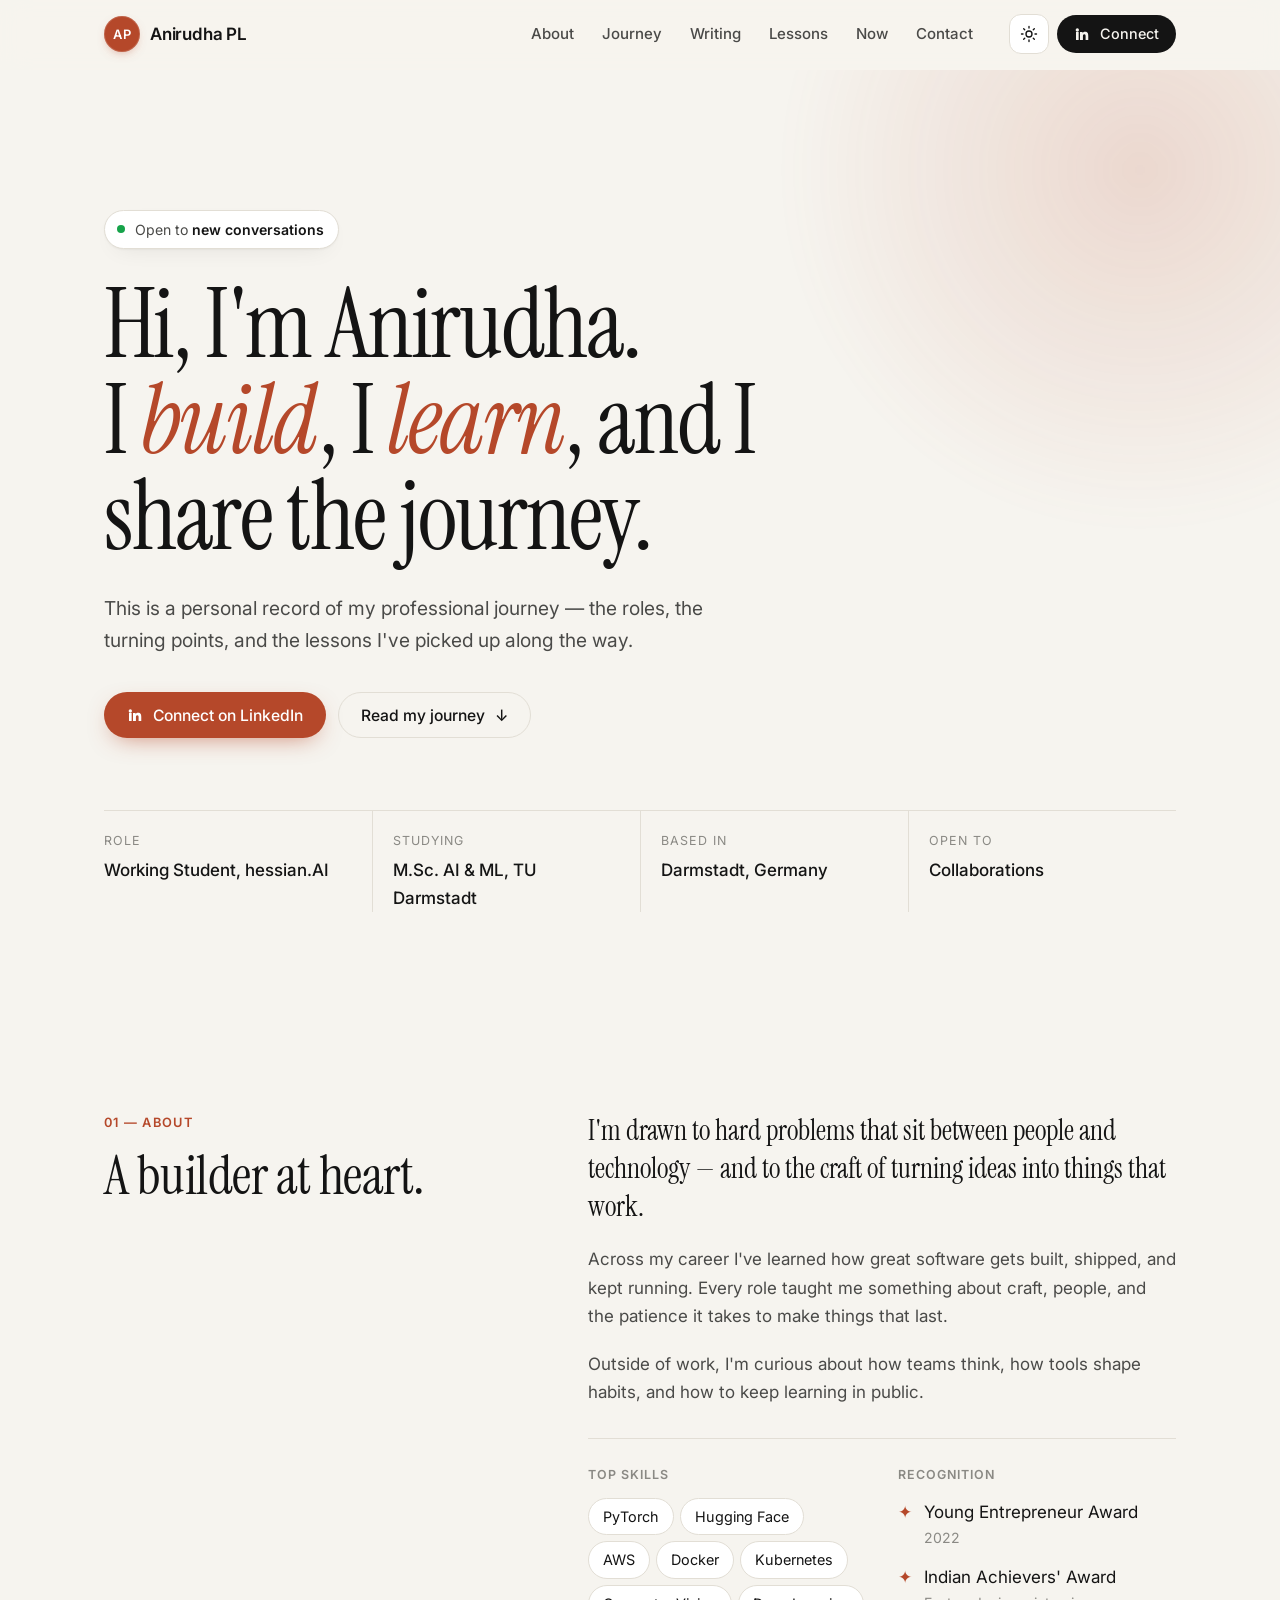
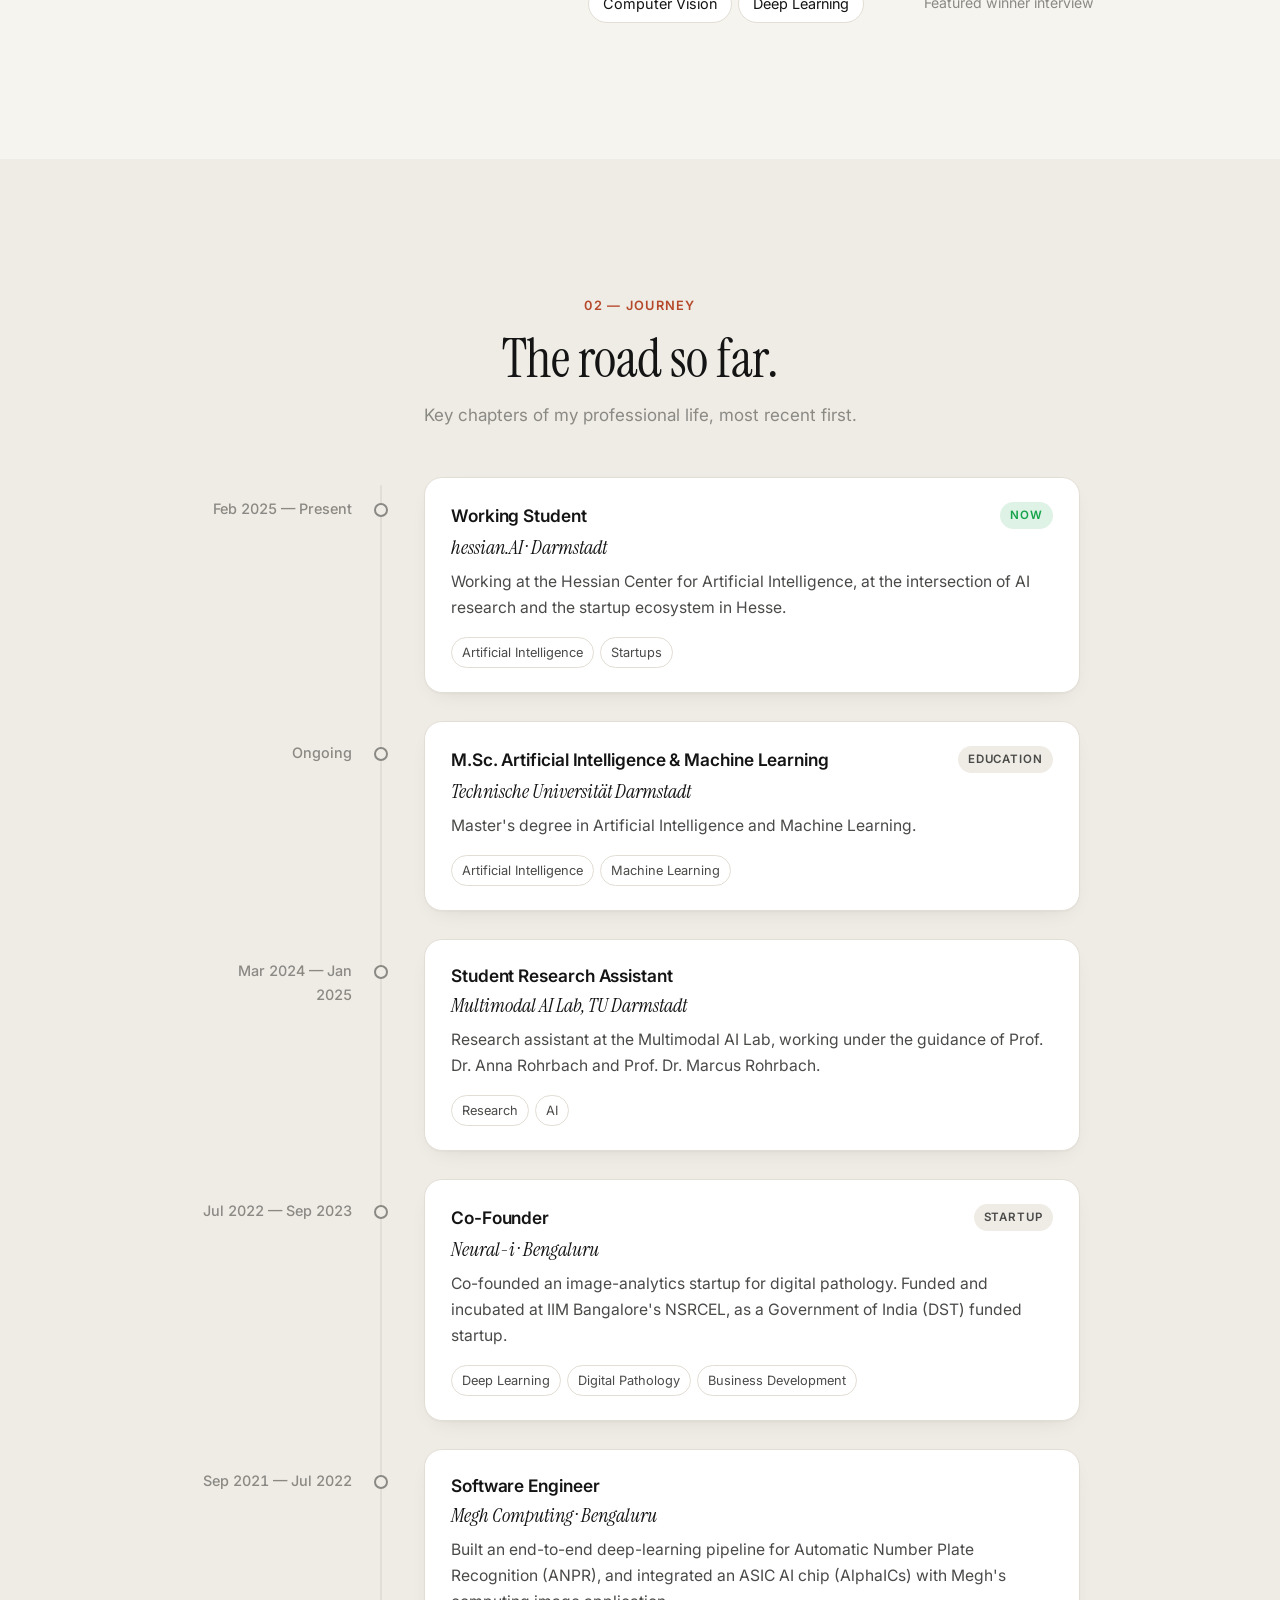
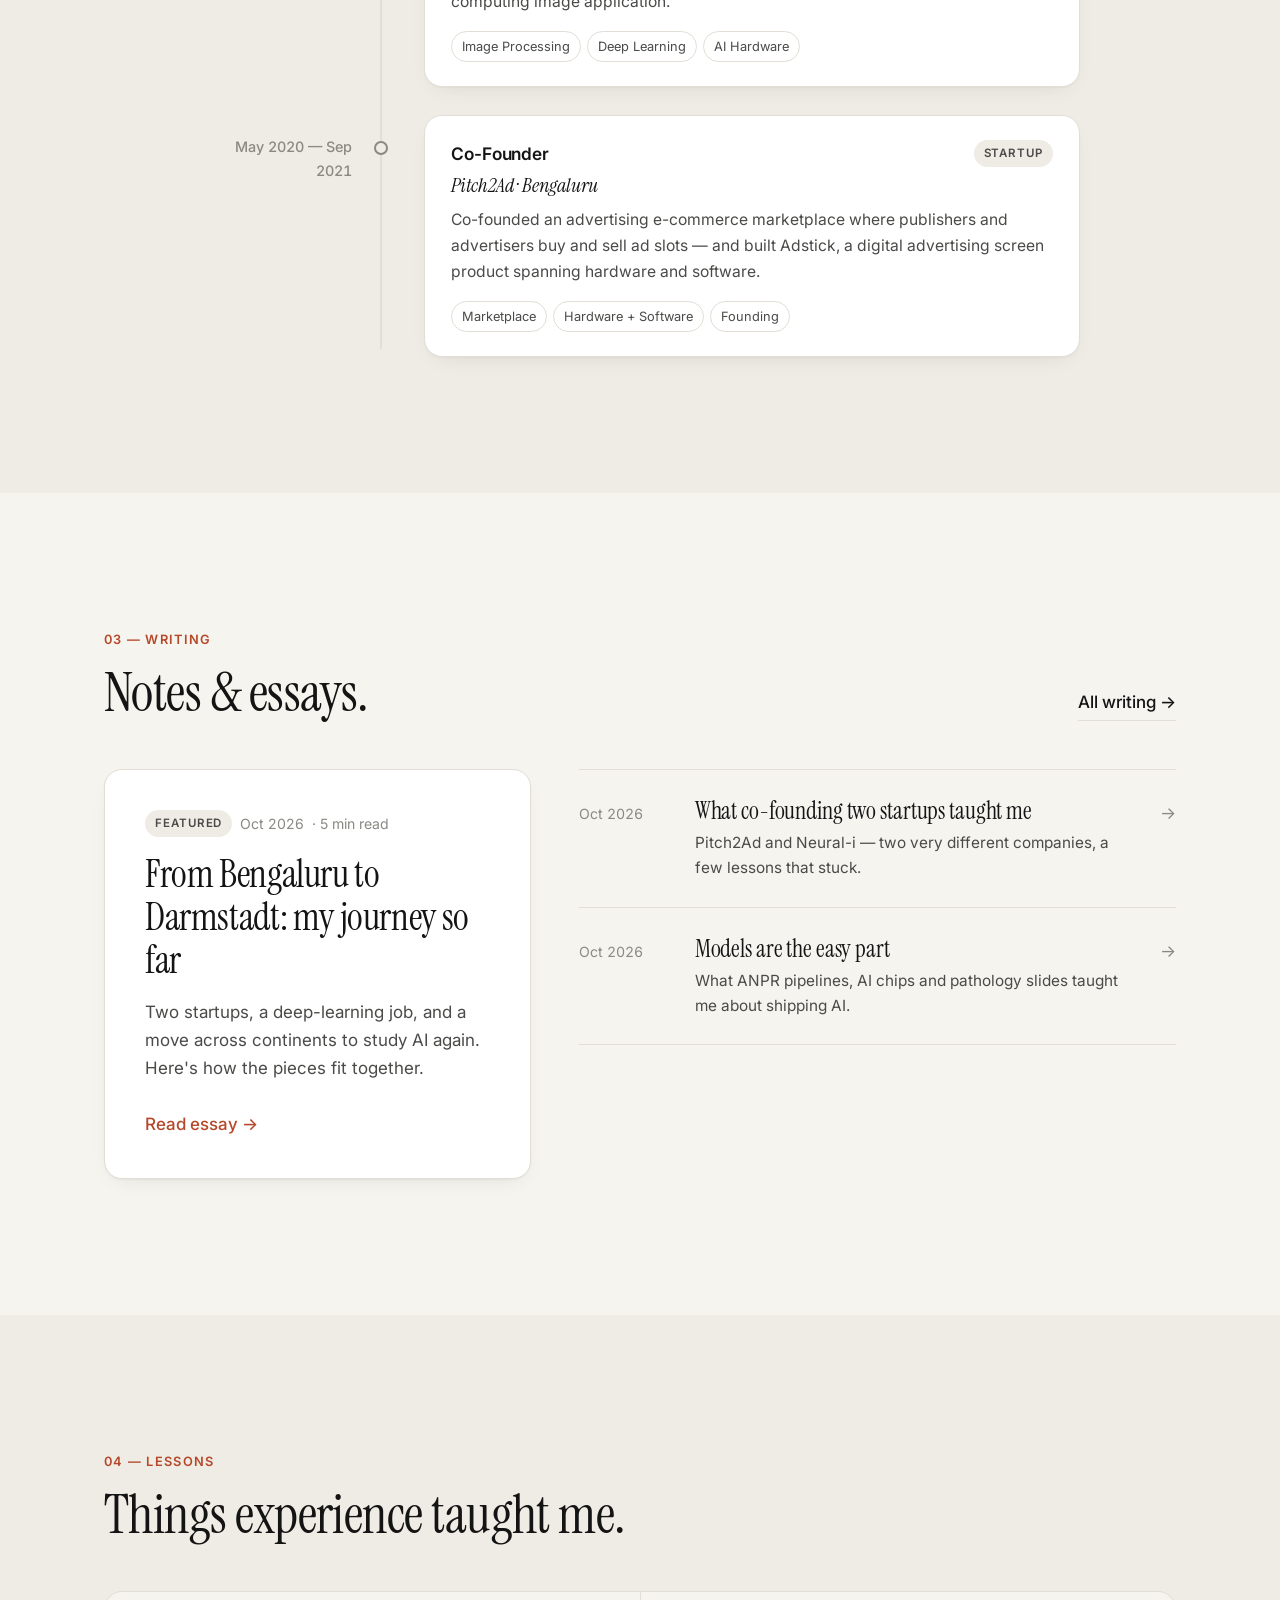
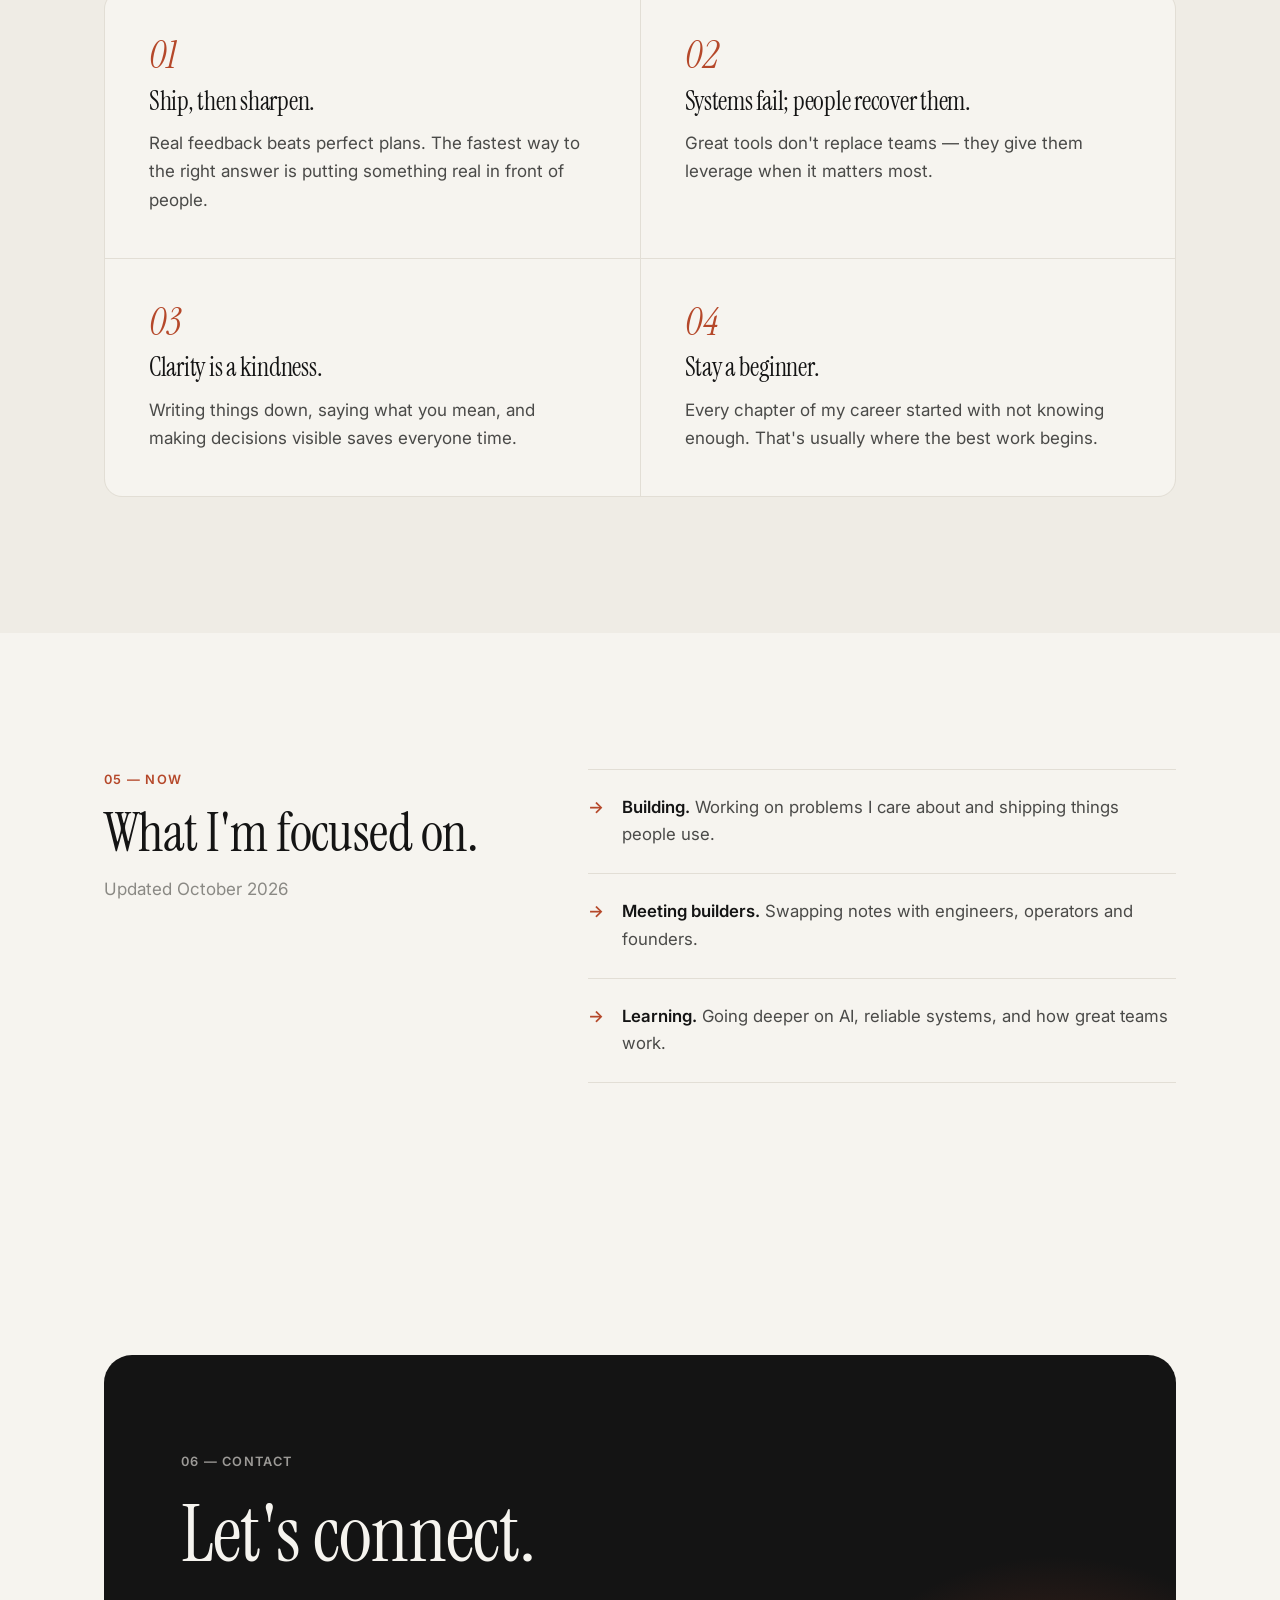
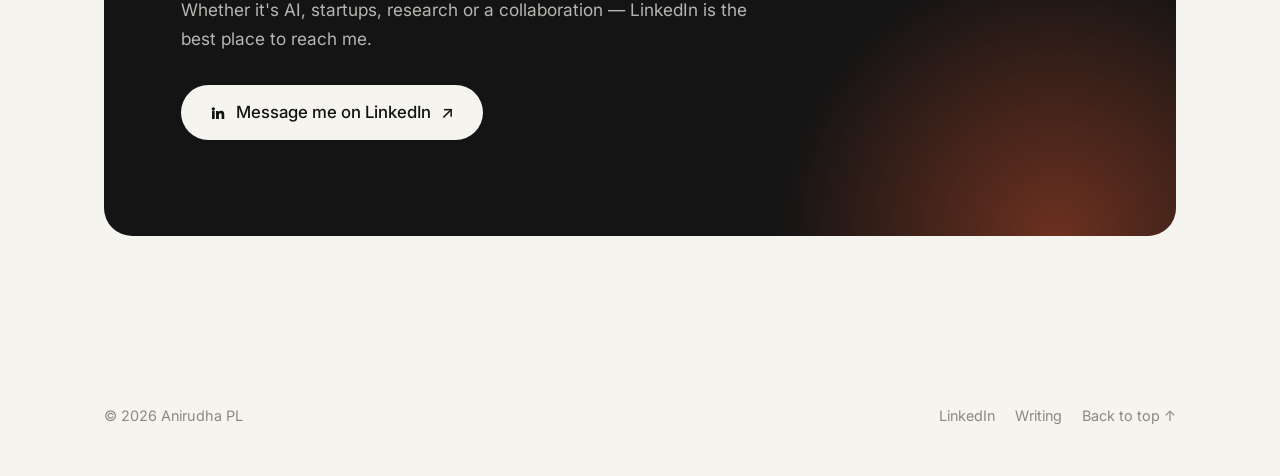
<file: index.html>
<!doctype html>
<html lang="en">
<head>
  <meta charset="utf-8">
  <meta name="viewport" content="width=device-width, initial-scale=1">
  <title>Anirudha PL — AI Engineer & Founder</title>
  <meta name="description" content="Anirudha PL — M.Sc. AI & Machine Learning at TU Darmstadt, working student at hessian.AI, and two-time startup co-founder. My journey, experiences and writing.">
  <meta property="og:title" content="Anirudha PL — AI Engineer & Founder">
  <meta property="og:description" content="My professional journey, experiences, and lessons learned.">
  <meta property="og:type" content="website">
  <meta name="theme-color" content="#F6F4EF" media="(prefers-color-scheme: light)">
  <meta name="theme-color" content="#0E0F11" media="(prefers-color-scheme: dark)">
  <link rel="icon" href="data:image/svg+xml,%3Csvg xmlns='http://www.w3.org/2000/svg' viewBox='0 0 64 64'%3E%3Ccircle cx='32' cy='32' r='32' fill='%23B5482A'/%3E%3Ctext x='50%25' y='53%25' text-anchor='middle' dominant-baseline='middle' font-family='Inter,Arial,sans-serif' font-weight='600' font-size='26' letter-spacing='1' fill='%23FFFFFF'%3EAP%3C/text%3E%3C/svg%3E">
  <link rel="preconnect" href="https://fonts.googleapis.com">
  <link rel="preconnect" href="https://fonts.gstatic.com" crossorigin>
  <link href="https://fonts.googleapis.com/css2?family=Instrument+Serif:ital@0;1&family=Inter:wght@400;500;600&display=swap" rel="stylesheet">
  <link rel="stylesheet" href="styles.css">
  <script>
    // Apply saved theme before paint to avoid a flash
    document.documentElement.classList.add('js');
    try { var t = localStorage.getItem('theme'); if (t) document.documentElement.dataset.theme = t; } catch (e) {}
  </script>
</head>
<body>
  <a class="skip" href="#main">Skip to content</a>
  <div class="progress" aria-hidden="true"><span></span></div>

  <header class="nav" id="top">
    <div class="nav__inner">
      <a class="brand" href="#top" aria-label="Home">
        <span class="brand__mark" aria-hidden="true">AP</span>
        <span class="brand__name">Anirudha PL</span>
      </a>

      <nav class="nav__links" id="menu" aria-label="Primary">
        <a href="#about">About</a>
        <a href="#journey">Journey</a>
        <a href="#writing">Writing</a>
        <a href="#lessons">Lessons</a>
        <a href="#now">Now</a>
        <a href="#contact">Contact</a>
      </nav>

      <div class="nav__actions">
        <button class="icon-btn" id="themeToggle" type="button" aria-label="Toggle dark mode">
          <svg class="i-sun" viewBox="0 0 24 24" aria-hidden="true"><circle cx="12" cy="12" r="4"/><path d="M12 2v2M12 20v2M4.9 4.9l1.4 1.4M17.7 17.7l1.4 1.4M2 12h2M20 12h2M4.9 19.1l1.4-1.4M17.7 6.3l1.4-1.4"/></svg>
          <svg class="i-moon" viewBox="0 0 24 24" aria-hidden="true"><path d="M21 12.8A9 9 0 1 1 11.2 3a7 7 0 0 0 9.8 9.8z"/></svg>
        </button>
        <a class="btn btn--sm btn--dark nav__cta" href="https://www.linkedin.com/in/planirudha/" target="_blank" rel="noopener">
          <svg viewBox="0 0 24 24" aria-hidden="true" class="li"><path d="M4.98 3.5a2.5 2.5 0 1 1 0 5 2.5 2.5 0 0 1 0-5zM3 9h4v12H3zM9 9h3.8v1.7h.05c.53-1 1.83-2.05 3.77-2.05 4.03 0 4.78 2.65 4.78 6.1V21h-4v-5.6c0-1.34-.03-3.06-1.86-3.06-1.87 0-2.150 1.46-2.15 2.96V21H9z"/></svg>
          Connect
        </a>
        <button class="icon-btn menu-btn" id="menuBtn" type="button" aria-label="Open menu" aria-expanded="false" aria-controls="menu">
          <span></span><span></span>
        </button>
      </div>
    </div>
  </header>

  <main id="main">
    <!-- ============ HERO ============ -->
    <section class="hero">
      <div class="wrap">
        <p class="pill reveal"><span class="dot"></span><span>Open to <strong>new conversations</strong></span></p>
        <h1 class="hero__title reveal">
          Hi, I'm Anirudha.<br>
          I <em>build</em>, I <em>learn</em>, and I share the journey.
        </h1>
        <p class="hero__lede reveal">
          This is a personal record of my professional journey — the roles,
          the turning points, and the lessons I've picked up along the way.
        </p>
        <div class="hero__ctas reveal">
          <a class="btn btn--accent" href="https://www.linkedin.com/in/planirudha/" target="_blank" rel="noopener">
            <svg viewBox="0 0 24 24" aria-hidden="true" class="li"><path d="M4.98 3.5a2.5 2.5 0 1 1 0 5 2.5 2.5 0 0 1 0-5zM3 9h4v12H3zM9 9h3.8v1.7h.05c.53-1 1.83-2.05 3.77-2.05 4.03 0 4.78 2.65 4.78 6.1V21h-4v-5.6c0-1.34-.03-3.06-1.86-3.06-1.87 0-2.15 1.46-2.15 2.96V21H9z"/></svg>
            Connect on LinkedIn
          </a>
          <a class="btn btn--ghost" href="#journey">Read my journey <span aria-hidden="true">↓</span></a>
        </div>
      </div>

      <div class="wrap">
        <ul class="facts reveal" aria-label="Quick facts">
          <li><span class="facts__k">Role</span><span class="facts__v">Working Student, hessian.AI</span></li>
          <li><span class="facts__k">Studying</span><span class="facts__v">M.Sc. AI &amp; ML, TU Darmstadt</span></li>
          <li><span class="facts__k">Based in</span><span class="facts__v">Darmstadt, Germany</span></li>
          <li><span class="facts__k">Open to</span><span class="facts__v">Collaborations</span></li>
        </ul>
      </div>
    </section>

    <!-- ============ ABOUT ============ -->
    <section class="section" id="about">
      <div class="wrap grid-2">
        <header class="section__head reveal">
          <p class="eyebrow">01 — About</p>
          <h2>A builder at heart.</h2>
        </header>
        <div class="prose reveal">
          <p class="lead">
            I'm drawn to hard problems that sit between people and technology —
            and to the craft of turning ideas into things that work.
          </p>
          <p>
            Across my career I've learned how great software gets built, shipped, and
            kept running. Every role taught me something about craft, people, and the
            patience it takes to make things that last.
          </p>
          <p>
            Outside of work, I'm curious about how teams think, how tools shape
            habits, and how to keep learning in public.
          </p>

          <div class="about-extra">
            <div>
              <h3>Top skills</h3>
              <ul class="chips chips--lg">
                <li>PyTorch</li><li>Hugging Face</li><li>AWS</li><li>Docker</li><li>Kubernetes</li><li>Computer Vision</li><li>Deep Learning</li>
              </ul>
            </div>
            <div>
              <h3>Recognition</h3>
              <ul class="awards">
                <li><span>✦</span><div>Young Entrepreneur Award<small>2022</small></div></li>
                <li><span>✦</span><div>Indian Achievers' Award<small>Featured winner interview</small></div></li>
              </ul>
            </div>
          </div>
        </div>
      </div>
    </section>

    <!-- ============ JOURNEY ============ -->
    <section class="section section--tint" id="journey">
      <div class="wrap">
        <header class="section__head section__head--center reveal">
          <p class="eyebrow">02 — Journey</p>
          <h2>The road so far.</h2>
          <p class="section__sub">Key chapters of my professional life, most recent first.</p>
        </header>

        <ol class="timeline" id="timeline">
          <li class="tl__line" aria-hidden="true"><span></span></li>

          <li class="tl__item reveal">
            <div class="tl__when">Feb 2025 — Present</div>
            <article class="card">
              <div class="card__top"><h3>Working Student</h3><span class="tag tag--live">Now</span></div>
              <p class="card__org">hessian.AI · Darmstadt</p>
              <p>Working at the Hessian Center for Artificial Intelligence, at the intersection of AI research and the startup ecosystem in Hesse.</p>
              <ul class="chips"><li>Artificial Intelligence</li><li>Startups</li></ul>
            </article>
          </li>

          <li class="tl__item reveal">
            <div class="tl__when">Ongoing</div>
            <article class="card">
              <div class="card__top"><h3>M.Sc. Artificial Intelligence &amp; Machine Learning</h3><span class="tag">Education</span></div>
              <p class="card__org">Technische Universität Darmstadt</p>
              <p>Master's degree in Artificial Intelligence and Machine Learning.</p>
              <ul class="chips"><li>Artificial Intelligence</li><li>Machine Learning</li></ul>
            </article>
          </li>

          <li class="tl__item reveal">
            <div class="tl__when">Mar 2024 — Jan 2025</div>
            <article class="card">
              <div class="card__top"><h3>Student Research Assistant</h3></div>
              <p class="card__org">Multimodal AI Lab, TU Darmstadt</p>
              <p>Research assistant at the Multimodal AI Lab, working under the guidance of Prof. Dr. Anna Rohrbach and Prof. Dr. Marcus Rohrbach.</p>
              <ul class="chips"><li>Research</li><li>AI</li></ul>
            </article>
          </li>

          <li class="tl__item reveal">
            <div class="tl__when">Jul 2022 — Sep 2023</div>
            <article class="card">
              <div class="card__top"><h3>Co-Founder</h3><span class="tag">Startup</span></div>
              <p class="card__org">Neural-i · Bengaluru</p>
              <p>Co-founded an image-analytics startup for digital pathology. Funded and incubated at IIM Bangalore's NSRCEL, as a Government of India (DST) funded startup.</p>
              <ul class="chips"><li>Deep Learning</li><li>Digital Pathology</li><li>Business Development</li></ul>
            </article>
          </li>

          <li class="tl__item reveal">
            <div class="tl__when">Sep 2021 — Jul 2022</div>
            <article class="card">
              <div class="card__top"><h3>Software Engineer</h3></div>
              <p class="card__org">Megh Computing · Bengaluru</p>
              <p>Built an end-to-end deep-learning pipeline for Automatic Number Plate Recognition (ANPR), and integrated an ASIC AI chip (AlphaICs) with Megh's computing image application.</p>
              <ul class="chips"><li>Image Processing</li><li>Deep Learning</li><li>AI Hardware</li></ul>
            </article>
          </li>

          <li class="tl__item reveal">
            <div class="tl__when">May 2020 — Sep 2021</div>
            <article class="card">
              <div class="card__top"><h3>Co-Founder</h3><span class="tag">Startup</span></div>
              <p class="card__org">Pitch2Ad · Bengaluru</p>
              <p>Co-founded an advertising e-commerce marketplace where publishers and advertisers buy and sell ad slots — and built Adstick, a digital advertising screen product spanning hardware and software.</p>
              <ul class="chips"><li>Marketplace</li><li>Hardware + Software</li><li>Founding</li></ul>
            </article>
          </li>
        </ol>
      </div>
    </section>

    <!-- ============ WRITING ============ -->
    <section class="section" id="writing">
      <div class="wrap">
        <header class="section__head section__head--split reveal">
          <div>
            <p class="eyebrow">03 — Writing</p>
            <h2>Notes &amp; essays.</h2>
          </div>
          <a class="link-arrow" href="blog/">All writing <span aria-hidden="true">→</span></a>
        </header>

        <!-- To add a post: copy a file in /blog, then add a link here and in blog/index.html -->
        <div class="writings">
          <a class="feature reveal" href="blog/bengaluru-to-darmstadt.html">
            <div class="post__meta"><span class="tag">Featured</span><time datetime="2026-10-16">Oct 2026</time><span>· 5 min read</span></div>
            <h3>From Bengaluru to Darmstadt: my journey so far</h3>
            <p>Two startups, a deep-learning job, and a move across continents to study AI again. Here's how the pieces fit together.</p>
            <span class="feature__cta">Read essay <span aria-hidden="true">→</span></span>
          </a>
          <ul class="post-list reveal">
            <li>
              <a href="blog/cofounding-twice.html">
                <time datetime="2026-10-16">Oct 2026</time>
                <div><h3>What co-founding two startups taught me</h3><p>Pitch2Ad and Neural-i — two very different companies, a few lessons that stuck.</p></div>
                <span class="go" aria-hidden="true">→</span>
              </a>
            </li>
            <li>
              <a href="blog/ai-that-ships.html">
                <time datetime="2026-10-16">Oct 2026</time>
                <div><h3>Models are the easy part</h3><p>What ANPR pipelines, AI chips and pathology slides taught me about shipping AI.</p></div>
                <span class="go" aria-hidden="true">→</span>
              </a>
            </li>
          </ul>
        </div>
      </div>
    </section>

    <!-- ============ LESSONS ============ -->
    <section class="section section--tint" id="lessons">
      <div class="wrap">
        <header class="section__head reveal">
          <p class="eyebrow">04 — Lessons</p>
          <h2>Things experience taught me.</h2>
        </header>

        <div class="lessons">
          <article class="lesson reveal">
            <span class="lesson__n">01</span>
            <h3>Ship, then sharpen.</h3>
            <p>Real feedback beats perfect plans. The fastest way to the right answer is putting something real in front of people.</p>
          </article>
          <article class="lesson reveal">
            <span class="lesson__n">02</span>
            <h3>Systems fail; people recover them.</h3>
            <p>Great tools don't replace teams — they give them leverage when it matters most.</p>
          </article>
          <article class="lesson reveal">
            <span class="lesson__n">03</span>
            <h3>Clarity is a kindness.</h3>
            <p>Writing things down, saying what you mean, and making decisions visible saves everyone time.</p>
          </article>
          <article class="lesson reveal">
            <span class="lesson__n">04</span>
            <h3>Stay a beginner.</h3>
            <p>Every chapter of my career started with not knowing enough. That's usually where the best work begins.</p>
          </article>
        </div>
      </div>
    </section>

    <!-- ============ NOW ============ -->
    <section class="section" id="now">
      <div class="wrap grid-2">
        <header class="section__head reveal">
          <p class="eyebrow">05 — Now</p>
          <h2>What I'm focused on.</h2>
          <p class="section__sub">Updated October 2026</p>
        </header>
        <ul class="now reveal">
          <li><span class="now__icon" aria-hidden="true">→</span><div><strong>Building.</strong> Working on problems I care about and shipping things people use.</div></li>
          <li><span class="now__icon" aria-hidden="true">→</span><div><strong>Meeting builders.</strong> Swapping notes with engineers, operators and founders.</div></li>
          <li><span class="now__icon" aria-hidden="true">→</span><div><strong>Learning.</strong> Going deeper on AI, reliable systems, and how great teams work.</div></li>
        </ul>
      </div>
    </section>

    <!-- ============ CONTACT ============ -->
    <section class="section" id="contact">
      <div class="wrap">
        <div class="contact reveal">
          <p class="eyebrow eyebrow--light">06 — Contact</p>
          <h2>Let's connect.</h2>
          <p>Whether it's AI, startups, research or a collaboration — LinkedIn is the best place to reach me.</p>
          <a class="btn btn--light btn--lg" href="https://www.linkedin.com/in/planirudha/" target="_blank" rel="noopener">
            <svg viewBox="0 0 24 24" aria-hidden="true" class="li"><path d="M4.98 3.5a2.5 2.5 0 1 1 0 5 2.5 2.5 0 0 1 0-5zM3 9h4v12H3zM9 9h3.8v1.7h.05c.53-1 1.83-2.05 3.77-2.05 4.03 0 4.78 2.65 4.78 6.1V21h-4v-5.6c0-1.34-.03-3.06-1.86-3.06-1.87 0-2.15 1.46-2.15 2.96V21H9z"/></svg>
            Message me on LinkedIn
            <span aria-hidden="true" class="arrow">↗</span>
          </a>
        </div>
      </div>
    </section>
  </main>

  <footer class="footer">
    <div class="wrap footer__inner">
      <span>© <span id="year">2026</span> Anirudha PL</span>
      <span class="footer__links">
        <a href="https://www.linkedin.com/in/planirudha/" target="_blank" rel="noopener">LinkedIn</a>
        <a href="blog/">Writing</a>
        <a href="#top">Back to top ↑</a>
      </span>
    </div>
  </footer>

  <script src="script.js"></script>
</body>
</html>
</file>
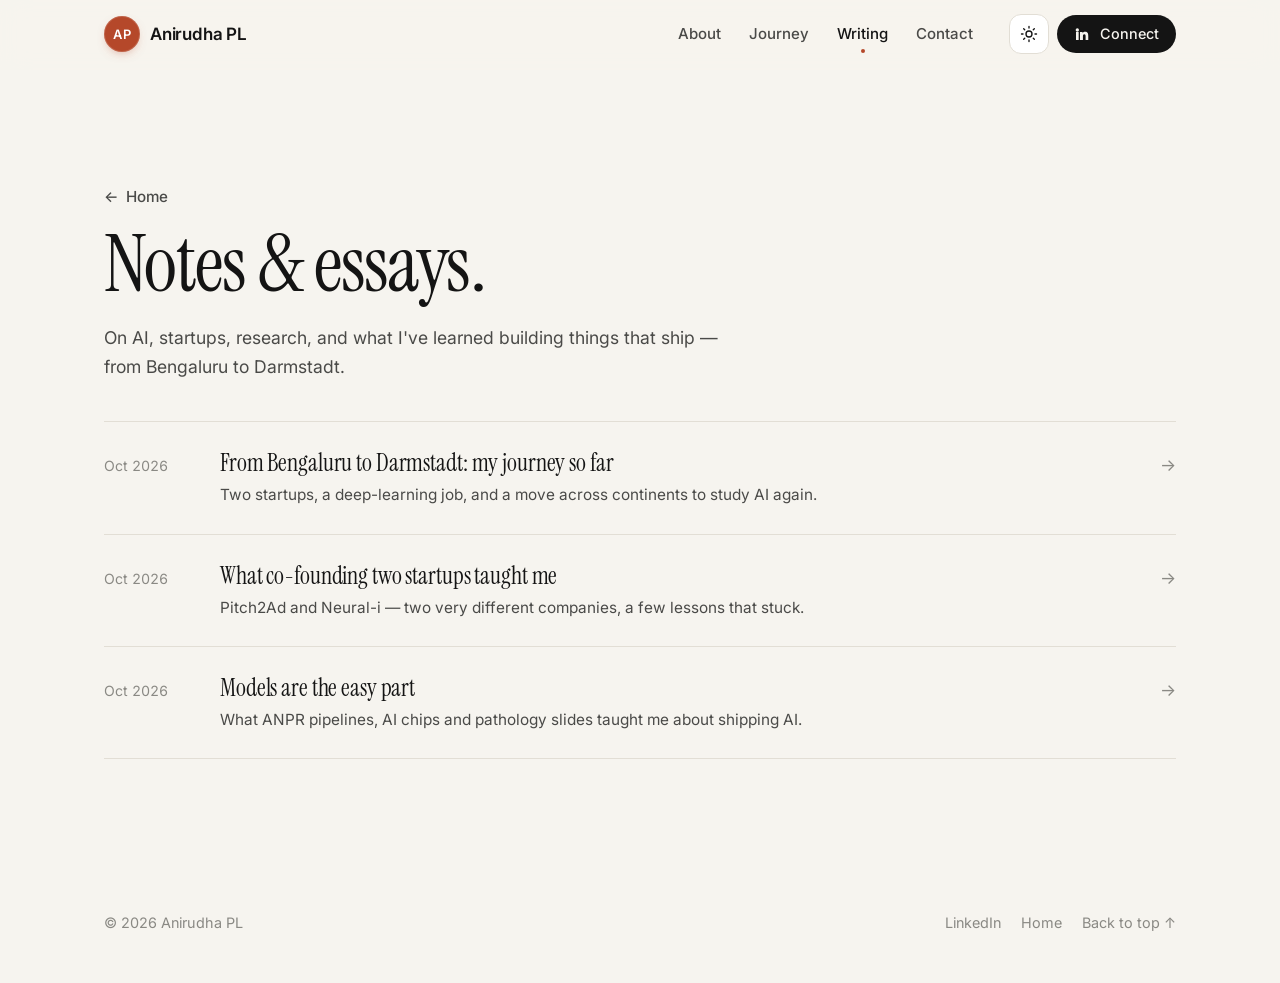
<file: blog/index.html>
<!doctype html>
<html lang="en">
<head>
  <meta charset="utf-8">
  <meta name="viewport" content="width=device-width, initial-scale=1">
  <title>Writing — Anirudha PL</title>
  <meta name="description" content="Notes and essays by Anirudha PL on AI, startups and building things that ship.">
  <meta name="theme-color" content="#F6F4EF" media="(prefers-color-scheme: light)">
  <meta name="theme-color" content="#0E0F11" media="(prefers-color-scheme: dark)">
  <link rel="icon" href="data:image/svg+xml,%3Csvg xmlns='http://www.w3.org/2000/svg' viewBox='0 0 64 64'%3E%3Ccircle cx='32' cy='32' r='32' fill='%23B5482A'/%3E%3Ctext x='50%25' y='53%25' text-anchor='middle' dominant-baseline='middle' font-family='Inter,Arial,sans-serif' font-weight='600' font-size='26' letter-spacing='1' fill='%23FFFFFF'%3EAP%3C/text%3E%3C/svg%3E">
  <link rel="preconnect" href="https://fonts.googleapis.com">
  <link rel="preconnect" href="https://fonts.gstatic.com" crossorigin>
  <link href="https://fonts.googleapis.com/css2?family=Instrument+Serif:ital@0;1&family=Inter:wght@400;500;600&display=swap" rel="stylesheet">
  <link rel="stylesheet" href="../styles.css">
  <script>
    document.documentElement.classList.add('js');
    try { var t = localStorage.getItem('theme'); if (t) document.documentElement.dataset.theme = t; } catch (e) {}
  </script>
</head>
<body>
  <a class="skip" href="#main">Skip to content</a>
  <div class="progress" aria-hidden="true"><span></span></div>

  <header class="nav" id="top">
    <div class="nav__inner">
      <a class="brand" href="../index.html" aria-label="Home">
        <span class="brand__mark" aria-hidden="true">AP</span>
        <span class="brand__name">Anirudha PL</span>
      </a>
      <nav class="nav__links" id="menu" aria-label="Primary">
        <a href="../index.html#about">About</a>
        <a href="../index.html#journey">Journey</a>
        <a href="./" class="is-active" aria-current="page">Writing</a>
        <a href="../index.html#contact">Contact</a>
      </nav>
      <div class="nav__actions">
        <button class="icon-btn" id="themeToggle" type="button" aria-label="Toggle dark mode">
          <svg class="i-sun" viewBox="0 0 24 24" aria-hidden="true"><circle cx="12" cy="12" r="4"/><path d="M12 2v2M12 20v2M4.9 4.9l1.4 1.4M17.7 17.7l1.4 1.4M2 12h2M20 12h2M4.9 19.1l1.4-1.4M17.7 6.3l1.4-1.4"/></svg>
          <svg class="i-moon" viewBox="0 0 24 24" aria-hidden="true"><path d="M21 12.8A9 9 0 1 1 11.2 3a7 7 0 0 0 9.8 9.8z"/></svg>
        </button>
        <a class="btn btn--sm btn--dark nav__cta" href="https://www.linkedin.com/in/planirudha/" target="_blank" rel="noopener">
          <svg viewBox="0 0 24 24" aria-hidden="true" class="li"><path d="M4.98 3.5a2.5 2.5 0 1 1 0 5 2.5 2.5 0 0 1 0-5zM3 9h4v12H3zM9 9h3.8v1.7h.05c.53-1 1.83-2.05 3.77-2.05 4.03 0 4.78 2.65 4.78 6.1V21h-4v-5.6c0-1.34-.03-3.06-1.86-3.06-1.87 0-2.15 1.46-2.15 2.96V21H9z"/></svg>
          Connect
        </a>
        <button class="icon-btn menu-btn" id="menuBtn" type="button" aria-label="Open menu" aria-expanded="false" aria-controls="menu">
          <span></span><span></span>
        </button>
      </div>
    </div>
  </header>

  <main id="main">
    <section class="page-hero">
      <div class="wrap">
        <a class="back reveal" href="../index.html"><span aria-hidden="true">←</span> Home</a>
        <h1 class="reveal">Notes &amp; essays.</h1>
        <p class="reveal">On AI, startups, research, and what I've learned building things that ship — from Bengaluru to Darmstadt.</p>
      </div>
    </section>

    <section class="page-list">
      <div class="wrap">
        <!-- Newest first. To add a post: copy any post file, edit it, and add an <li> here. -->
        <ul class="post-list reveal">
          <li>
            <a href="bengaluru-to-darmstadt.html">
              <time datetime="2026-10-16">Oct 2026</time>
              <div><h3>From Bengaluru to Darmstadt: my journey so far</h3><p>Two startups, a deep-learning job, and a move across continents to study AI again.</p></div>
              <span class="go" aria-hidden="true">→</span>
            </a>
          </li>
          <li>
            <a href="cofounding-twice.html">
              <time datetime="2026-10-16">Oct 2026</time>
              <div><h3>What co-founding two startups taught me</h3><p>Pitch2Ad and Neural-i — two very different companies, a few lessons that stuck.</p></div>
              <span class="go" aria-hidden="true">→</span>
            </a>
          </li>
          <li>
            <a href="ai-that-ships.html">
              <time datetime="2026-10-16">Oct 2026</time>
              <div><h3>Models are the easy part</h3><p>What ANPR pipelines, AI chips and pathology slides taught me about shipping AI.</p></div>
              <span class="go" aria-hidden="true">→</span>
            </a>
          </li>
        </ul>
      </div>
    </section>
  </main>

  <footer class="footer">
    <div class="wrap footer__inner">
      <span>© <span id="year">2026</span> Anirudha PL</span>
      <span class="footer__links">
        <a href="https://www.linkedin.com/in/planirudha/" target="_blank" rel="noopener">LinkedIn</a>
        <a href="../index.html">Home</a>
        <a href="#top">Back to top ↑</a>
      </span>
    </div>
  </footer>

  <script src="../script.js"></script>
</body>
</html>
</file>
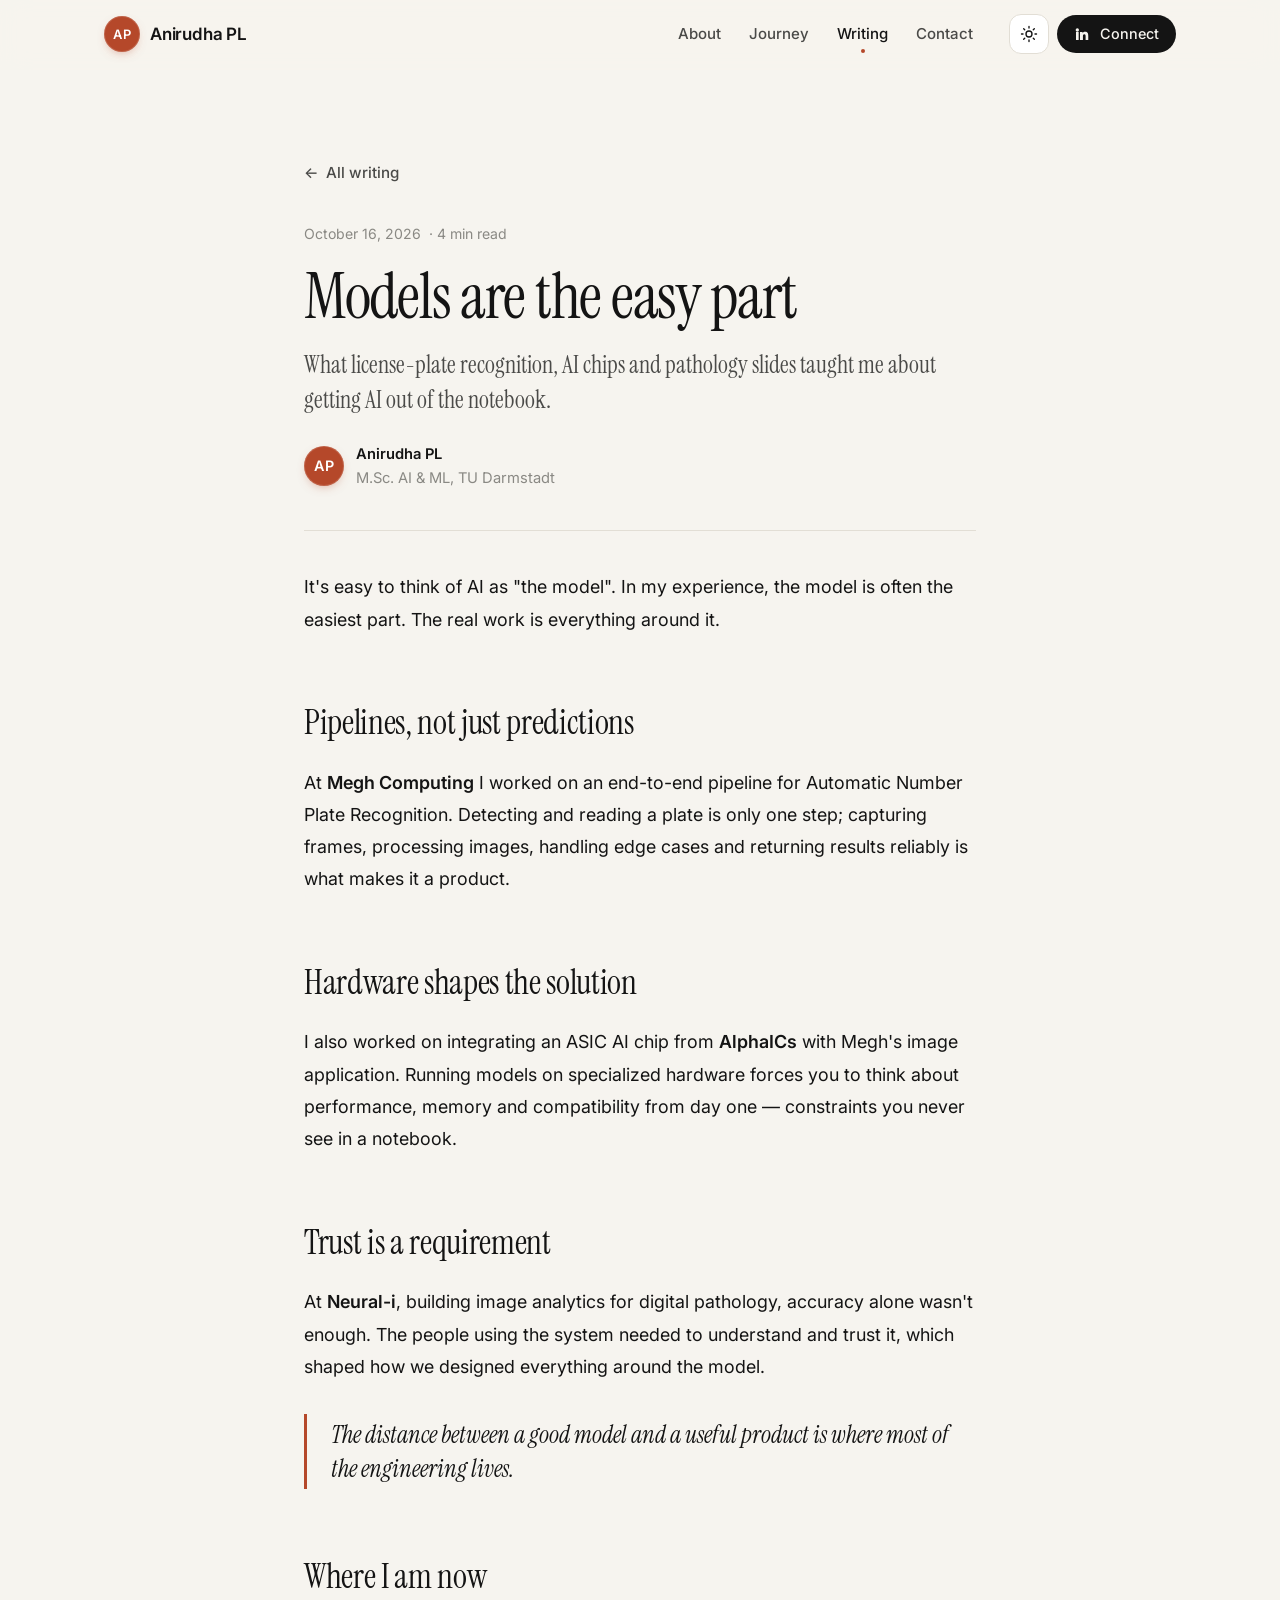
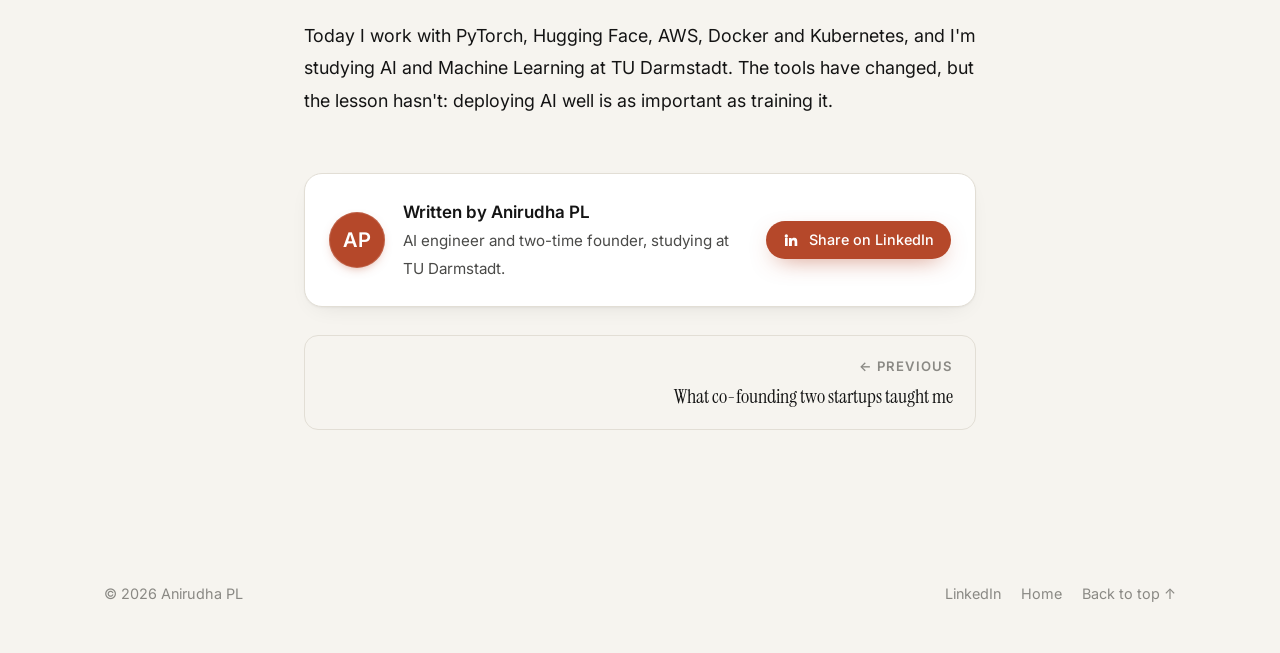
<file: blog/ai-that-ships.html>
<!doctype html>
<html lang="en">
<head>
  <meta charset="utf-8">
  <meta name="viewport" content="width=device-width, initial-scale=1">
  <title>Models are the easy part — Anirudha PL</title>
  <meta name="description" content="What ANPR pipelines, AI chips and pathology slides taught me about shipping AI.">
  <meta property="og:title" content="Models are the easy part">
  <meta property="og:description" content="What ANPR pipelines, AI chips and pathology slides taught me about shipping AI.">
  <meta property="og:type" content="article">
  <meta name="theme-color" content="#F6F4EF" media="(prefers-color-scheme: light)">
  <meta name="theme-color" content="#0E0F11" media="(prefers-color-scheme: dark)">
  <link rel="icon" href="data:image/svg+xml,%3Csvg xmlns='http://www.w3.org/2000/svg' viewBox='0 0 64 64'%3E%3Ccircle cx='32' cy='32' r='32' fill='%23B5482A'/%3E%3Ctext x='50%25' y='53%25' text-anchor='middle' dominant-baseline='middle' font-family='Inter,Arial,sans-serif' font-weight='600' font-size='26' letter-spacing='1' fill='%23FFFFFF'%3EAP%3C/text%3E%3C/svg%3E">
  <link rel="preconnect" href="https://fonts.googleapis.com">
  <link rel="preconnect" href="https://fonts.gstatic.com" crossorigin>
  <link href="https://fonts.googleapis.com/css2?family=Instrument+Serif:ital@0;1&family=Inter:wght@400;500;600&display=swap" rel="stylesheet">
  <link rel="stylesheet" href="../styles.css">
  <script>
    document.documentElement.classList.add('js');
    try { var t = localStorage.getItem('theme'); if (t) document.documentElement.dataset.theme = t; } catch (e) {}
  </script>
</head>
<body>
  <a class="skip" href="#main">Skip to content</a>
  <div class="progress" aria-hidden="true"><span></span></div>

  <header class="nav" id="top">
    <div class="nav__inner">
      <a class="brand" href="../index.html" aria-label="Home">
        <span class="brand__mark" aria-hidden="true">AP</span>
        <span class="brand__name">Anirudha PL</span>
      </a>
      <nav class="nav__links" id="menu" aria-label="Primary">
        <a href="../index.html#about">About</a>
        <a href="../index.html#journey">Journey</a>
        <a href="./" class="is-active">Writing</a>
        <a href="../index.html#contact">Contact</a>
      </nav>
      <div class="nav__actions">
        <button class="icon-btn" id="themeToggle" type="button" aria-label="Toggle dark mode">
          <svg class="i-sun" viewBox="0 0 24 24" aria-hidden="true"><circle cx="12" cy="12" r="4"/><path d="M12 2v2M12 20v2M4.9 4.9l1.4 1.4M17.7 17.7l1.4 1.4M2 12h2M20 12h2M4.9 19.1l1.4-1.4M17.7 6.3l1.4-1.4"/></svg>
          <svg class="i-moon" viewBox="0 0 24 24" aria-hidden="true"><path d="M21 12.8A9 9 0 1 1 11.2 3a7 7 0 0 0 9.8 9.8z"/></svg>
        </button>
        <a class="btn btn--sm btn--dark nav__cta" href="https://www.linkedin.com/in/planirudha/" target="_blank" rel="noopener">
          <svg viewBox="0 0 24 24" aria-hidden="true" class="li"><path d="M4.98 3.5a2.5 2.5 0 1 1 0 5 2.5 2.5 0 0 1 0-5zM3 9h4v12H3zM9 9h3.8v1.7h.05c.53-1 1.83-2.05 3.77-2.05 4.03 0 4.78 2.65 4.78 6.1V21h-4v-5.6c0-1.34-.03-3.06-1.86-3.06-1.87 0-2.15 1.46-2.15 2.96V21H9z"/></svg>
          Connect
        </a>
        <button class="icon-btn menu-btn" id="menuBtn" type="button" aria-label="Open menu" aria-expanded="false" aria-controls="menu">
          <span></span><span></span>
        </button>
      </div>
    </div>
  </header>

  <main id="main">
    <article class="article">
      <a class="back" href="./"><span aria-hidden="true">←</span> All writing</a>

      <header class="article__head">
        <div class="post__meta"><time datetime="2026-10-16">October 16, 2026</time><span>· 4 min read</span></div>
        <h1>Models are the easy part</h1>
        <p class="article__lede">What license-plate recognition, AI chips and pathology slides taught me about getting AI out of the notebook.</p>
        <div class="byline">
          <span class="brand__mark" aria-hidden="true">AP</span>
          <div><strong>Anirudha PL</strong>M.Sc. AI &amp; ML, TU Darmstadt</div>
        </div>
      </header>

      <!-- EDIT: post content below -->
      <div class="article__body">

<p>It's easy to think of AI as "the model". In my experience, the model is often the easiest part. The real work is everything around it.</p>

<h2>Pipelines, not just predictions</h2>
<p>At <strong>Megh Computing</strong> I worked on an end-to-end pipeline for Automatic Number Plate Recognition. Detecting and reading a plate is only one step; capturing frames, processing images, handling edge cases and returning results reliably is what makes it a product.</p>

<h2>Hardware shapes the solution</h2>
<p>I also worked on integrating an ASIC AI chip from <strong>AlphaICs</strong> with Megh's image application. Running models on specialized hardware forces you to think about performance, memory and compatibility from day one — constraints you never see in a notebook.</p>

<h2>Trust is a requirement</h2>
<p>At <strong>Neural-i</strong>, building image analytics for digital pathology, accuracy alone wasn't enough. The people using the system needed to understand and trust it, which shaped how we designed everything around the model.</p>

<blockquote>The distance between a good model and a useful product is where most of the engineering lives.</blockquote>

<h2>Where I am now</h2>
<p>Today I work with PyTorch, Hugging Face, AWS, Docker and Kubernetes, and I'm studying AI and Machine Learning at TU Darmstadt. The tools have changed, but the lesson hasn't: deploying AI well is as important as training it.</p>

      </div>

      <footer class="article__foot">
        <div class="author">
          <span class="brand__mark" aria-hidden="true">AP</span>
          <div class="author__txt">
            <strong>Written by Anirudha PL</strong>
            <span>AI engineer and two-time founder, studying at TU Darmstadt.</span>
          </div>
          <a class="btn btn--accent btn--sm" data-share="linkedin" href="https://www.linkedin.com/in/planirudha/" target="_blank" rel="noopener"><svg viewBox="0 0 24 24" aria-hidden="true" class="li"><path d="M4.98 3.5a2.5 2.5 0 1 1 0 5 2.5 2.5 0 0 1 0-5zM3 9h4v12H3zM9 9h3.8v1.7h.05c.53-1 1.83-2.05 3.77-2.05 4.03 0 4.78 2.65 4.78 6.1V21h-4v-5.6c0-1.34-.03-3.06-1.86-3.06-1.87 0-2.15 1.46-2.15 2.96V21H9z"/></svg> Share on LinkedIn</a>
        </div>
        <nav class="next" aria-label="More writing">
          <a href="cofounding-twice.html"><small>← Previous</small><span>What co-founding two startups taught me</span></a>
        </nav>
      </footer>
    </article>
  </main>

  <footer class="footer">
    <div class="wrap footer__inner">
      <span>© <span id="year">2026</span> Anirudha PL</span>
      <span class="footer__links">
        <a href="https://www.linkedin.com/in/planirudha/" target="_blank" rel="noopener">LinkedIn</a>
        <a href="../index.html">Home</a>
        <a href="#top">Back to top ↑</a>
      </span>
    </div>
  </footer>

  <script src="../script.js"></script>
</body>
</html>
</file>
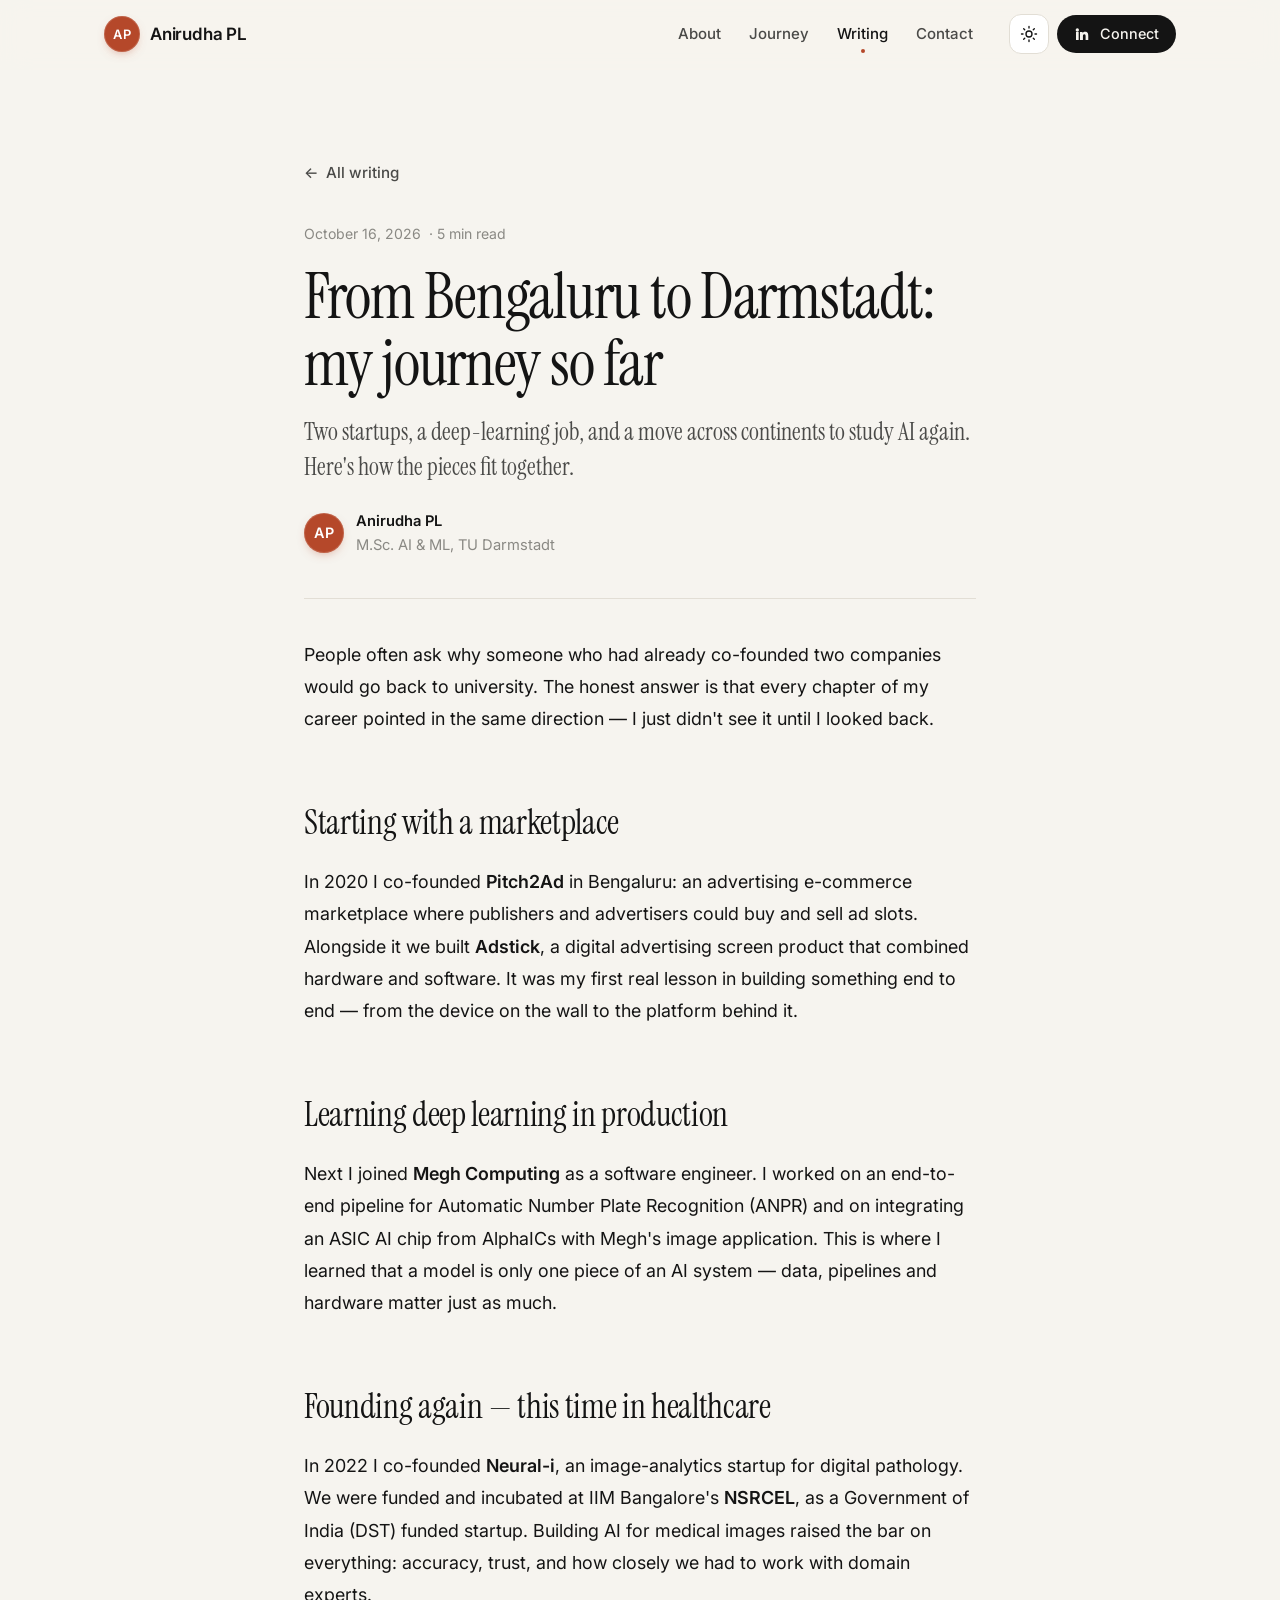
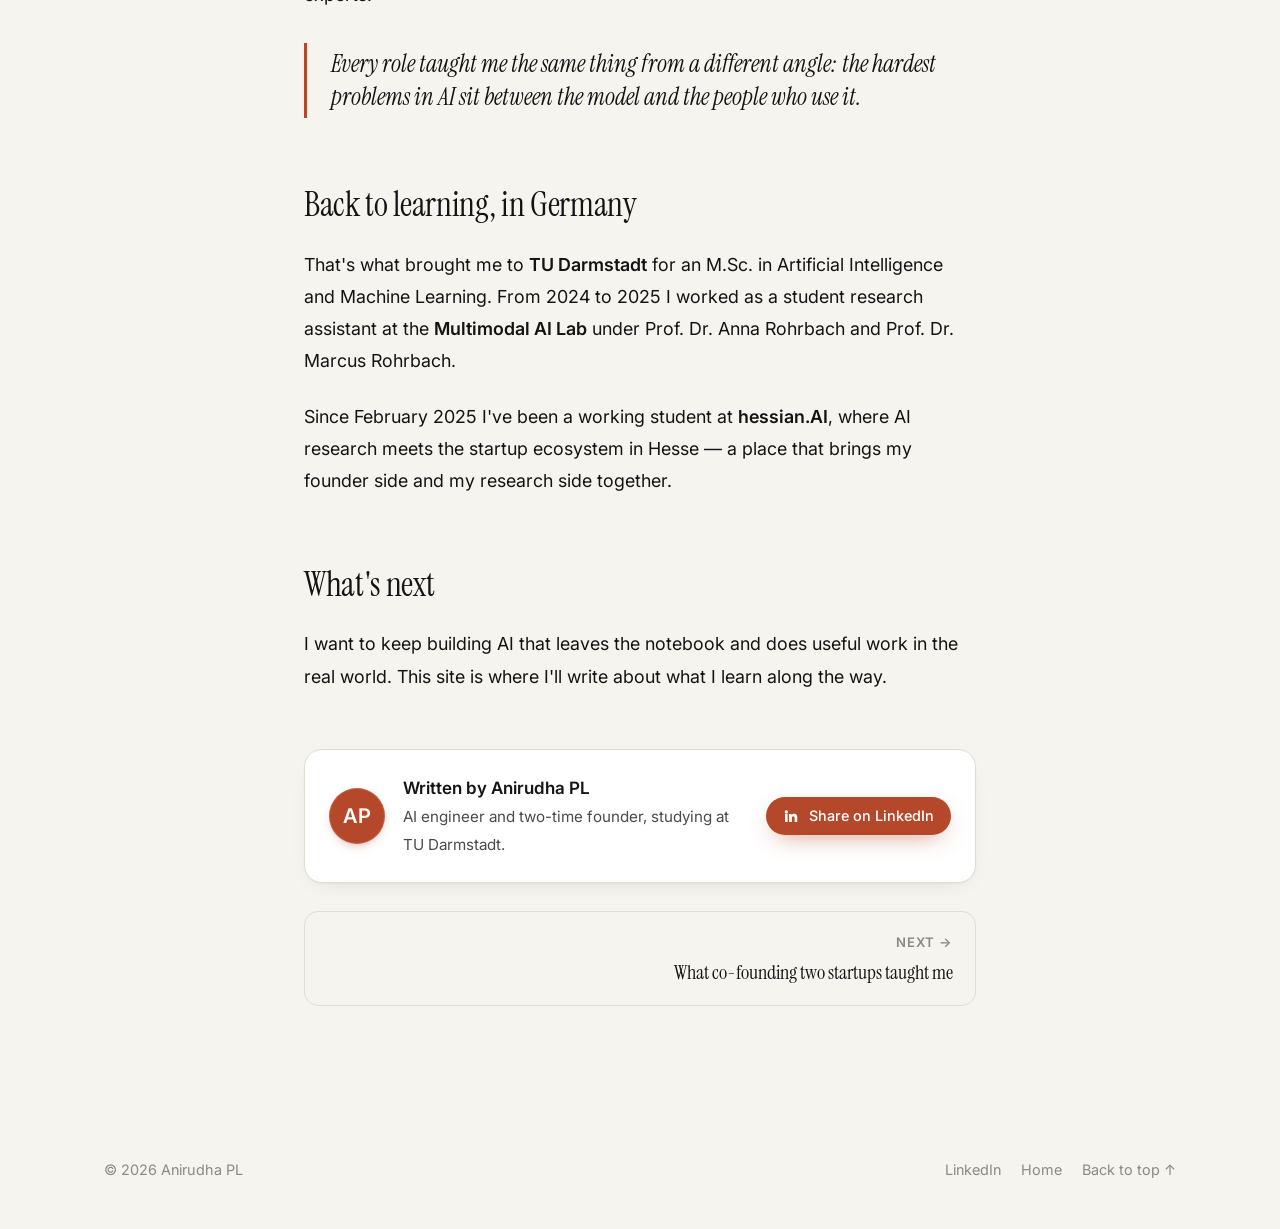
<file: blog/bengaluru-to-darmstadt.html>
<!doctype html>
<html lang="en">
<head>
  <meta charset="utf-8">
  <meta name="viewport" content="width=device-width, initial-scale=1">
  <title>From Bengaluru to Darmstadt: my journey so far — Anirudha PL</title>
  <meta name="description" content="Two startups, a deep-learning job, and a move across continents to study AI again.">
  <meta property="og:title" content="From Bengaluru to Darmstadt: my journey so far">
  <meta property="og:description" content="Two startups, a deep-learning job, and a move across continents to study AI again.">
  <meta property="og:type" content="article">
  <meta name="theme-color" content="#F6F4EF" media="(prefers-color-scheme: light)">
  <meta name="theme-color" content="#0E0F11" media="(prefers-color-scheme: dark)">
  <link rel="icon" href="data:image/svg+xml,%3Csvg xmlns='http://www.w3.org/2000/svg' viewBox='0 0 64 64'%3E%3Ccircle cx='32' cy='32' r='32' fill='%23B5482A'/%3E%3Ctext x='50%25' y='53%25' text-anchor='middle' dominant-baseline='middle' font-family='Inter,Arial,sans-serif' font-weight='600' font-size='26' letter-spacing='1' fill='%23FFFFFF'%3EAP%3C/text%3E%3C/svg%3E">
  <link rel="preconnect" href="https://fonts.googleapis.com">
  <link rel="preconnect" href="https://fonts.gstatic.com" crossorigin>
  <link href="https://fonts.googleapis.com/css2?family=Instrument+Serif:ital@0;1&family=Inter:wght@400;500;600&display=swap" rel="stylesheet">
  <link rel="stylesheet" href="../styles.css">
  <script>
    document.documentElement.classList.add('js');
    try { var t = localStorage.getItem('theme'); if (t) document.documentElement.dataset.theme = t; } catch (e) {}
  </script>
</head>
<body>
  <a class="skip" href="#main">Skip to content</a>
  <div class="progress" aria-hidden="true"><span></span></div>

  <header class="nav" id="top">
    <div class="nav__inner">
      <a class="brand" href="../index.html" aria-label="Home">
        <span class="brand__mark" aria-hidden="true">AP</span>
        <span class="brand__name">Anirudha PL</span>
      </a>
      <nav class="nav__links" id="menu" aria-label="Primary">
        <a href="../index.html#about">About</a>
        <a href="../index.html#journey">Journey</a>
        <a href="./" class="is-active">Writing</a>
        <a href="../index.html#contact">Contact</a>
      </nav>
      <div class="nav__actions">
        <button class="icon-btn" id="themeToggle" type="button" aria-label="Toggle dark mode">
          <svg class="i-sun" viewBox="0 0 24 24" aria-hidden="true"><circle cx="12" cy="12" r="4"/><path d="M12 2v2M12 20v2M4.9 4.9l1.4 1.4M17.7 17.7l1.4 1.4M2 12h2M20 12h2M4.9 19.1l1.4-1.4M17.7 6.3l1.4-1.4"/></svg>
          <svg class="i-moon" viewBox="0 0 24 24" aria-hidden="true"><path d="M21 12.8A9 9 0 1 1 11.2 3a7 7 0 0 0 9.8 9.8z"/></svg>
        </button>
        <a class="btn btn--sm btn--dark nav__cta" href="https://www.linkedin.com/in/planirudha/" target="_blank" rel="noopener">
          <svg viewBox="0 0 24 24" aria-hidden="true" class="li"><path d="M4.98 3.5a2.5 2.5 0 1 1 0 5 2.5 2.5 0 0 1 0-5zM3 9h4v12H3zM9 9h3.8v1.7h.05c.53-1 1.83-2.05 3.77-2.05 4.03 0 4.78 2.65 4.78 6.1V21h-4v-5.6c0-1.34-.03-3.06-1.86-3.06-1.87 0-2.15 1.46-2.15 2.96V21H9z"/></svg>
          Connect
        </a>
        <button class="icon-btn menu-btn" id="menuBtn" type="button" aria-label="Open menu" aria-expanded="false" aria-controls="menu">
          <span></span><span></span>
        </button>
      </div>
    </div>
  </header>

  <main id="main">
    <article class="article">
      <a class="back" href="./"><span aria-hidden="true">←</span> All writing</a>

      <header class="article__head">
        <div class="post__meta"><time datetime="2026-10-16">October 16, 2026</time><span>· 5 min read</span></div>
        <h1>From Bengaluru to Darmstadt: my journey so far</h1>
        <p class="article__lede">Two startups, a deep-learning job, and a move across continents to study AI again. Here's how the pieces fit together.</p>
        <div class="byline">
          <span class="brand__mark" aria-hidden="true">AP</span>
          <div><strong>Anirudha PL</strong>M.Sc. AI &amp; ML, TU Darmstadt</div>
        </div>
      </header>

      <!-- EDIT: post content below -->
      <div class="article__body">

<p>People often ask why someone who had already co-founded two companies would go back to university. The honest answer is that every chapter of my career pointed in the same direction — I just didn't see it until I looked back.</p>

<h2>Starting with a marketplace</h2>
<p>In 2020 I co-founded <strong>Pitch2Ad</strong> in Bengaluru: an advertising e-commerce marketplace where publishers and advertisers could buy and sell ad slots. Alongside it we built <strong>Adstick</strong>, a digital advertising screen product that combined hardware and software. It was my first real lesson in building something end to end — from the device on the wall to the platform behind it.</p>

<h2>Learning deep learning in production</h2>
<p>Next I joined <strong>Megh Computing</strong> as a software engineer. I worked on an end-to-end pipeline for Automatic Number Plate Recognition (ANPR) and on integrating an ASIC AI chip from AlphaICs with Megh's image application. This is where I learned that a model is only one piece of an AI system — data, pipelines and hardware matter just as much.</p>

<h2>Founding again — this time in healthcare</h2>
<p>In 2022 I co-founded <strong>Neural-i</strong>, an image-analytics startup for digital pathology. We were funded and incubated at IIM Bangalore's <strong>NSRCEL</strong>, as a Government of India (DST) funded startup. Building AI for medical images raised the bar on everything: accuracy, trust, and how closely we had to work with domain experts.</p>

<blockquote>Every role taught me the same thing from a different angle: the hardest problems in AI sit between the model and the people who use it.</blockquote>

<h2>Back to learning, in Germany</h2>
<p>That's what brought me to <strong>TU Darmstadt</strong> for an M.Sc. in Artificial Intelligence and Machine Learning. From 2024 to 2025 I worked as a student research assistant at the <strong>Multimodal AI Lab</strong> under Prof. Dr. Anna Rohrbach and Prof. Dr. Marcus Rohrbach.</p>
<p>Since February 2025 I've been a working student at <strong>hessian.AI</strong>, where AI research meets the startup ecosystem in Hesse — a place that brings my founder side and my research side together.</p>

<h2>What's next</h2>
<p>I want to keep building AI that leaves the notebook and does useful work in the real world. This site is where I'll write about what I learn along the way.</p>

      </div>

      <footer class="article__foot">
        <div class="author">
          <span class="brand__mark" aria-hidden="true">AP</span>
          <div class="author__txt">
            <strong>Written by Anirudha PL</strong>
            <span>AI engineer and two-time founder, studying at TU Darmstadt.</span>
          </div>
          <a class="btn btn--accent btn--sm" data-share="linkedin" href="https://www.linkedin.com/in/planirudha/" target="_blank" rel="noopener"><svg viewBox="0 0 24 24" aria-hidden="true" class="li"><path d="M4.98 3.5a2.5 2.5 0 1 1 0 5 2.5 2.5 0 0 1 0-5zM3 9h4v12H3zM9 9h3.8v1.7h.05c.53-1 1.83-2.05 3.77-2.05 4.03 0 4.78 2.65 4.78 6.1V21h-4v-5.6c0-1.34-.03-3.06-1.86-3.06-1.87 0-2.15 1.46-2.15 2.96V21H9z"/></svg> Share on LinkedIn</a>
        </div>
        <nav class="next" aria-label="More writing">
          <a href="cofounding-twice.html"><small>Next →</small><span>What co-founding two startups taught me</span></a>
        </nav>
      </footer>
    </article>
  </main>

  <footer class="footer">
    <div class="wrap footer__inner">
      <span>© <span id="year">2026</span> Anirudha PL</span>
      <span class="footer__links">
        <a href="https://www.linkedin.com/in/planirudha/" target="_blank" rel="noopener">LinkedIn</a>
        <a href="../index.html">Home</a>
        <a href="#top">Back to top ↑</a>
      </span>
    </div>
  </footer>

  <script src="../script.js"></script>
</body>
</html>
</file>
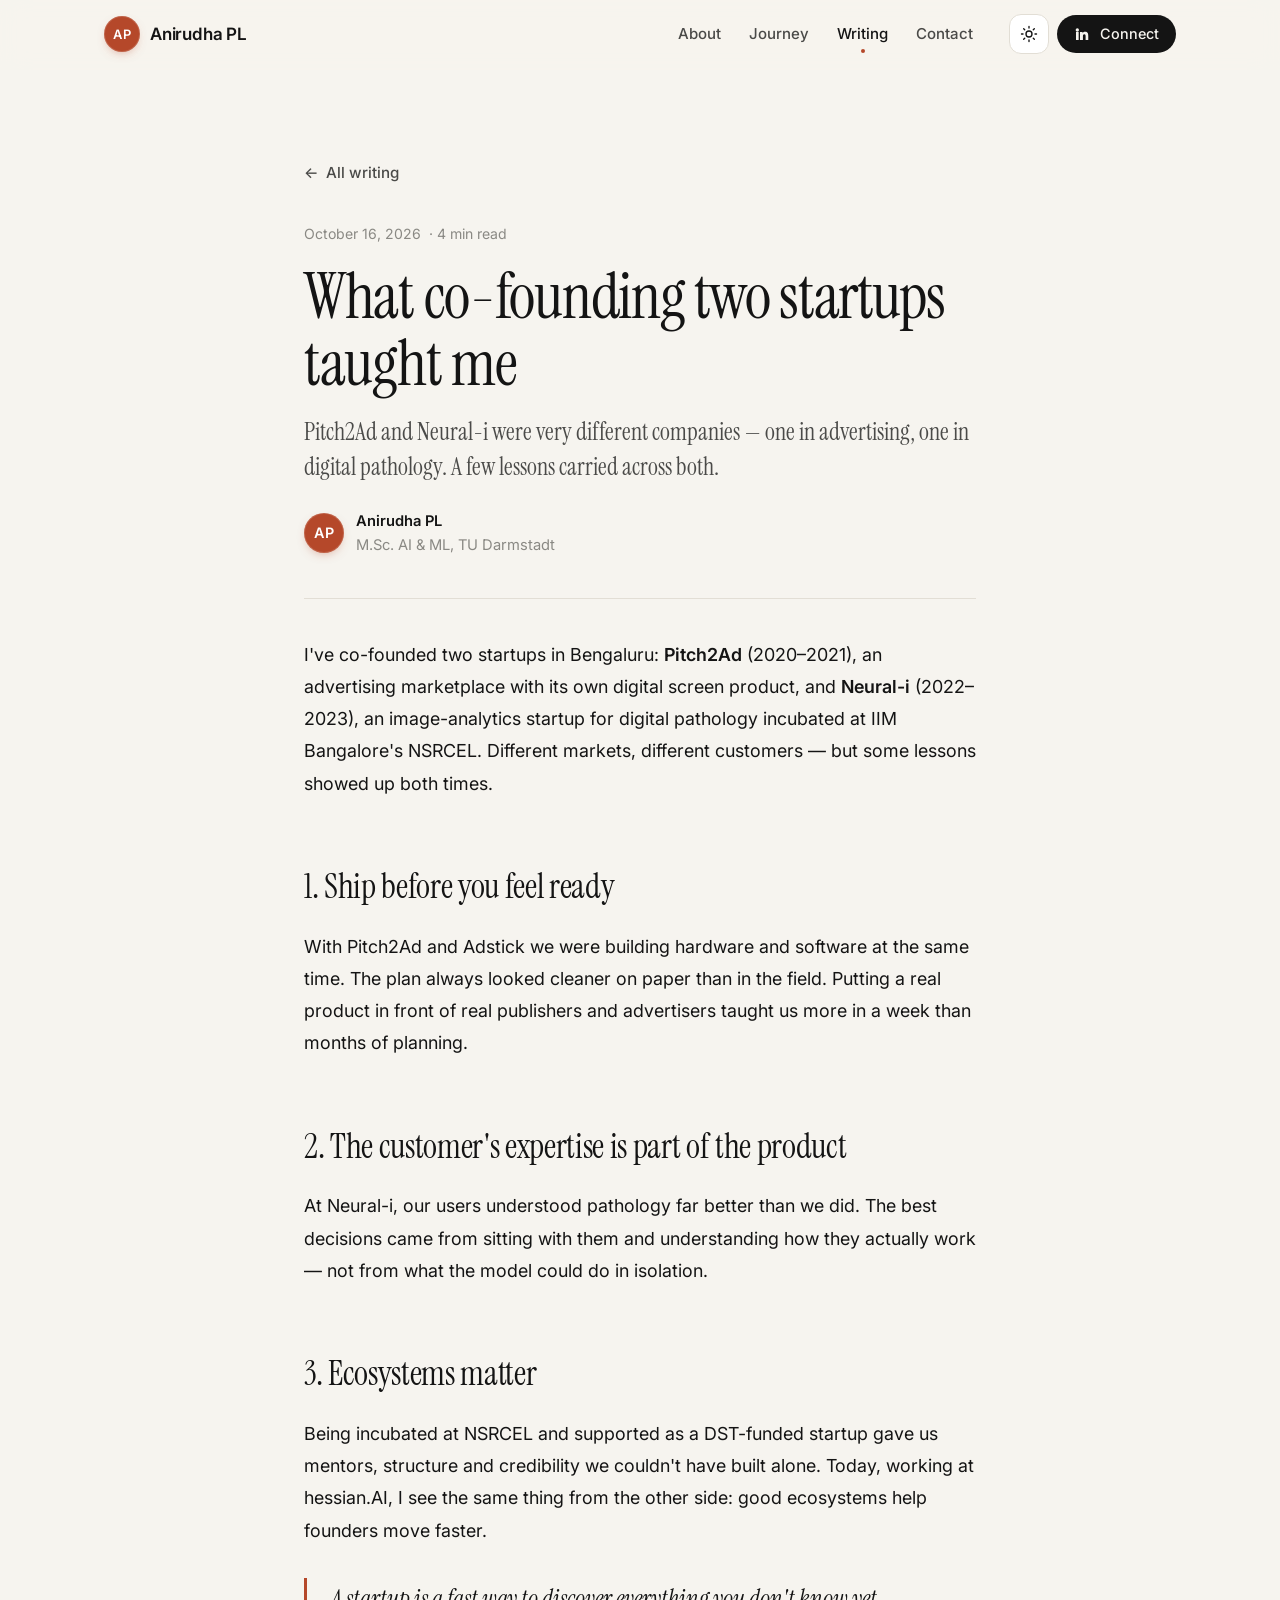
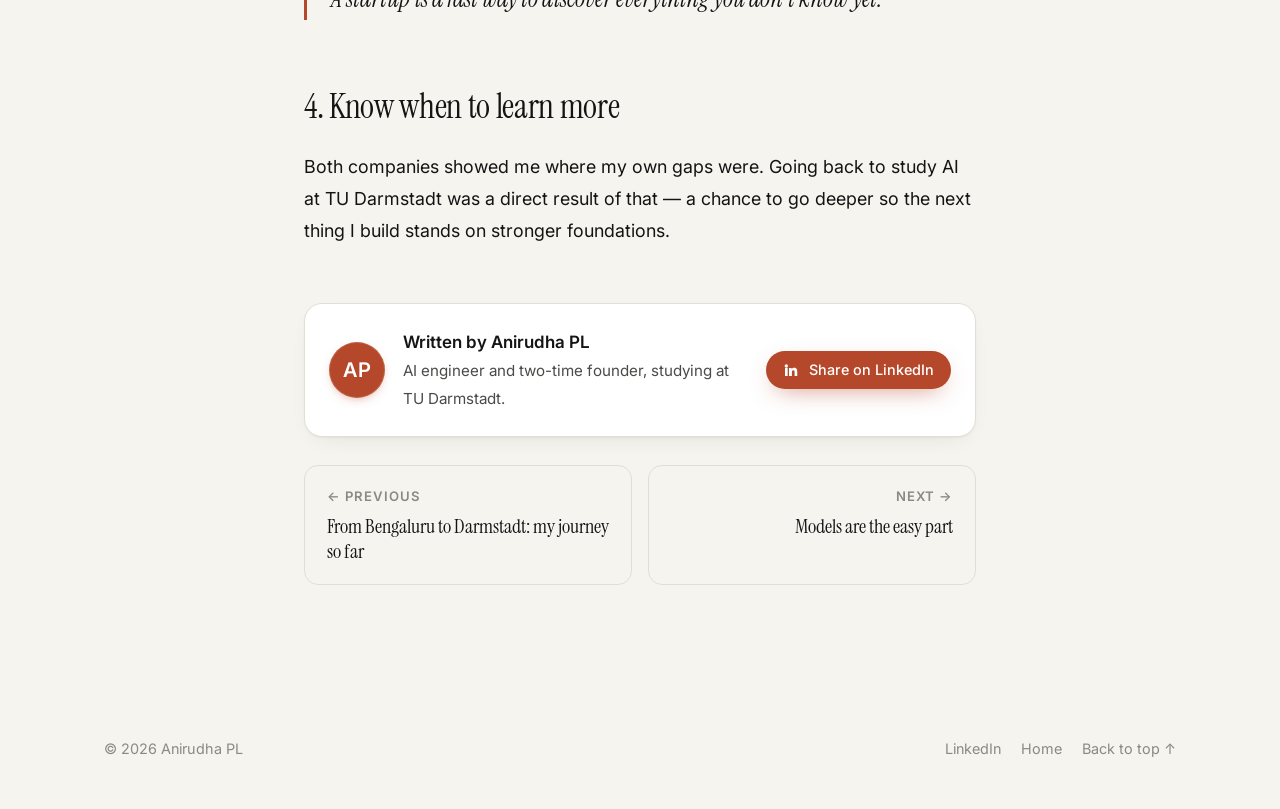
<file: blog/cofounding-twice.html>
<!doctype html>
<html lang="en">
<head>
  <meta charset="utf-8">
  <meta name="viewport" content="width=device-width, initial-scale=1">
  <title>What co-founding two startups taught me — Anirudha PL</title>
  <meta name="description" content="Pitch2Ad and Neural-i — two very different companies, a few lessons that stuck.">
  <meta property="og:title" content="What co-founding two startups taught me">
  <meta property="og:description" content="Pitch2Ad and Neural-i — two very different companies, a few lessons that stuck.">
  <meta property="og:type" content="article">
  <meta name="theme-color" content="#F6F4EF" media="(prefers-color-scheme: light)">
  <meta name="theme-color" content="#0E0F11" media="(prefers-color-scheme: dark)">
  <link rel="icon" href="data:image/svg+xml,%3Csvg xmlns='http://www.w3.org/2000/svg' viewBox='0 0 64 64'%3E%3Ccircle cx='32' cy='32' r='32' fill='%23B5482A'/%3E%3Ctext x='50%25' y='53%25' text-anchor='middle' dominant-baseline='middle' font-family='Inter,Arial,sans-serif' font-weight='600' font-size='26' letter-spacing='1' fill='%23FFFFFF'%3EAP%3C/text%3E%3C/svg%3E">
  <link rel="preconnect" href="https://fonts.googleapis.com">
  <link rel="preconnect" href="https://fonts.gstatic.com" crossorigin>
  <link href="https://fonts.googleapis.com/css2?family=Instrument+Serif:ital@0;1&family=Inter:wght@400;500;600&display=swap" rel="stylesheet">
  <link rel="stylesheet" href="../styles.css">
  <script>
    document.documentElement.classList.add('js');
    try { var t = localStorage.getItem('theme'); if (t) document.documentElement.dataset.theme = t; } catch (e) {}
  </script>
</head>
<body>
  <a class="skip" href="#main">Skip to content</a>
  <div class="progress" aria-hidden="true"><span></span></div>

  <header class="nav" id="top">
    <div class="nav__inner">
      <a class="brand" href="../index.html" aria-label="Home">
        <span class="brand__mark" aria-hidden="true">AP</span>
        <span class="brand__name">Anirudha PL</span>
      </a>
      <nav class="nav__links" id="menu" aria-label="Primary">
        <a href="../index.html#about">About</a>
        <a href="../index.html#journey">Journey</a>
        <a href="./" class="is-active">Writing</a>
        <a href="../index.html#contact">Contact</a>
      </nav>
      <div class="nav__actions">
        <button class="icon-btn" id="themeToggle" type="button" aria-label="Toggle dark mode">
          <svg class="i-sun" viewBox="0 0 24 24" aria-hidden="true"><circle cx="12" cy="12" r="4"/><path d="M12 2v2M12 20v2M4.9 4.9l1.4 1.4M17.7 17.7l1.4 1.4M2 12h2M20 12h2M4.9 19.1l1.4-1.4M17.7 6.3l1.4-1.4"/></svg>
          <svg class="i-moon" viewBox="0 0 24 24" aria-hidden="true"><path d="M21 12.8A9 9 0 1 1 11.2 3a7 7 0 0 0 9.8 9.8z"/></svg>
        </button>
        <a class="btn btn--sm btn--dark nav__cta" href="https://www.linkedin.com/in/planirudha/" target="_blank" rel="noopener">
          <svg viewBox="0 0 24 24" aria-hidden="true" class="li"><path d="M4.98 3.5a2.5 2.5 0 1 1 0 5 2.5 2.5 0 0 1 0-5zM3 9h4v12H3zM9 9h3.8v1.7h.05c.53-1 1.83-2.05 3.77-2.05 4.03 0 4.78 2.65 4.78 6.1V21h-4v-5.6c0-1.34-.03-3.06-1.86-3.06-1.87 0-2.15 1.46-2.15 2.96V21H9z"/></svg>
          Connect
        </a>
        <button class="icon-btn menu-btn" id="menuBtn" type="button" aria-label="Open menu" aria-expanded="false" aria-controls="menu">
          <span></span><span></span>
        </button>
      </div>
    </div>
  </header>

  <main id="main">
    <article class="article">
      <a class="back" href="./"><span aria-hidden="true">←</span> All writing</a>

      <header class="article__head">
        <div class="post__meta"><time datetime="2026-10-16">October 16, 2026</time><span>· 4 min read</span></div>
        <h1>What co-founding two startups taught me</h1>
        <p class="article__lede">Pitch2Ad and Neural-i were very different companies — one in advertising, one in digital pathology. A few lessons carried across both.</p>
        <div class="byline">
          <span class="brand__mark" aria-hidden="true">AP</span>
          <div><strong>Anirudha PL</strong>M.Sc. AI &amp; ML, TU Darmstadt</div>
        </div>
      </header>

      <!-- EDIT: post content below -->
      <div class="article__body">

<p>I've co-founded two startups in Bengaluru: <strong>Pitch2Ad</strong> (2020–2021), an advertising marketplace with its own digital screen product, and <strong>Neural-i</strong> (2022–2023), an image-analytics startup for digital pathology incubated at IIM Bangalore's NSRCEL. Different markets, different customers — but some lessons showed up both times.</p>

<h2>1. Ship before you feel ready</h2>
<p>With Pitch2Ad and Adstick we were building hardware and software at the same time. The plan always looked cleaner on paper than in the field. Putting a real product in front of real publishers and advertisers taught us more in a week than months of planning.</p>

<h2>2. The customer's expertise is part of the product</h2>
<p>At Neural-i, our users understood pathology far better than we did. The best decisions came from sitting with them and understanding how they actually work — not from what the model could do in isolation.</p>

<h2>3. Ecosystems matter</h2>
<p>Being incubated at NSRCEL and supported as a DST-funded startup gave us mentors, structure and credibility we couldn't have built alone. Today, working at hessian.AI, I see the same thing from the other side: good ecosystems help founders move faster.</p>

<blockquote>A startup is a fast way to discover everything you don't know yet.</blockquote>

<h2>4. Know when to learn more</h2>
<p>Both companies showed me where my own gaps were. Going back to study AI at TU Darmstadt was a direct result of that — a chance to go deeper so the next thing I build stands on stronger foundations.</p>

      </div>

      <footer class="article__foot">
        <div class="author">
          <span class="brand__mark" aria-hidden="true">AP</span>
          <div class="author__txt">
            <strong>Written by Anirudha PL</strong>
            <span>AI engineer and two-time founder, studying at TU Darmstadt.</span>
          </div>
          <a class="btn btn--accent btn--sm" data-share="linkedin" href="https://www.linkedin.com/in/planirudha/" target="_blank" rel="noopener"><svg viewBox="0 0 24 24" aria-hidden="true" class="li"><path d="M4.98 3.5a2.5 2.5 0 1 1 0 5 2.5 2.5 0 0 1 0-5zM3 9h4v12H3zM9 9h3.8v1.7h.05c.53-1 1.83-2.05 3.77-2.05 4.03 0 4.78 2.65 4.78 6.1V21h-4v-5.6c0-1.34-.03-3.06-1.86-3.06-1.87 0-2.15 1.46-2.15 2.96V21H9z"/></svg> Share on LinkedIn</a>
        </div>
        <nav class="next" aria-label="More writing">
          <a href="bengaluru-to-darmstadt.html"><small>← Previous</small><span>From Bengaluru to Darmstadt: my journey so far</span></a>
          <a href="ai-that-ships.html"><small>Next →</small><span>Models are the easy part</span></a>
        </nav>
      </footer>
    </article>
  </main>

  <footer class="footer">
    <div class="wrap footer__inner">
      <span>© <span id="year">2026</span> Anirudha PL</span>
      <span class="footer__links">
        <a href="https://www.linkedin.com/in/planirudha/" target="_blank" rel="noopener">LinkedIn</a>
        <a href="../index.html">Home</a>
        <a href="#top">Back to top ↑</a>
      </span>
    </div>
  </footer>

  <script src="../script.js"></script>
</body>
</html>
</file>
<file: styles.css>
/* ---------- Tokens ---------- */
:root {
  --bg: #F6F4EF;
  --bg-tint: #EFECE5;
  --surface: #FFFFFF;
  --ink: #141414;
  --ink-2: #4A4A48;
  --ink-3: #8A8984;
  --line: #E2DED5;
  --accent: #B5482A;
  --accent-ink: #FFFFFF;
  --dark: #141414;
  --dark-ink: #F6F4EF;
  --live: #16A34A;
  --shadow: 0 1px 2px rgba(20,20,20,.04), 0 8px 24px -12px rgba(20,20,20,.12);
  --shadow-lg: 0 2px 4px rgba(20,20,20,.04), 0 24px 48px -20px rgba(20,20,20,.22);
  --radius: 18px;
  --serif: "Instrument Serif", Georgia, "Times New Roman", serif;
  --sans: "Inter", system-ui, -apple-system, "Segoe UI", Roboto, sans-serif;
  --ease: cubic-bezier(.2,.7,.2,1);
  color-scheme: light;
}

@media (prefers-color-scheme: dark) {
  :root:not([data-theme="light"]) {
    --bg: #0E0F11; --bg-tint: #141518; --surface: #17181C;
    --ink: #F2F1EC; --ink-2: #B4B3AD; --ink-3: #7C7B76; --line: #26272C;
    --accent: #F0805C; --dark: #F2F1EC; --dark-ink: #0E0F11; --live: #22C55E;
    --shadow: 0 1px 2px rgba(0,0,0,.3), 0 8px 24px -12px rgba(0,0,0,.6);
    --shadow-lg: 0 2px 4px rgba(0,0,0,.3), 0 24px 48px -20px rgba(0,0,0,.7);
    color-scheme: dark;
  }
}
:root[data-theme="dark"] {
  --bg: #0E0F11; --bg-tint: #141518; --surface: #17181C;
  --ink: #F2F1EC; --ink-2: #B4B3AD; --ink-3: #7C7B76; --line: #26272C;
  --accent: #F0805C; --dark: #F2F1EC; --dark-ink: #0E0F11; --live: #22C55E;
  --shadow: 0 1px 2px rgba(0,0,0,.3), 0 8px 24px -12px rgba(0,0,0,.6);
  --shadow-lg: 0 2px 4px rgba(0,0,0,.3), 0 24px 48px -20px rgba(0,0,0,.7);
  color-scheme: dark;
}

/* ---------- Base ---------- */
*, *::before, *::after { box-sizing: border-box; }
html { scroll-behavior: smooth; scroll-padding-top: 84px; -webkit-text-size-adjust: 100%; }
body {
  margin: 0; background: var(--bg); color: var(--ink);
  font: 400 17px/1.65 var(--sans);
  -webkit-font-smoothing: antialiased; text-rendering: optimizeLegibility;
  transition: background-color .3s var(--ease), color .3s var(--ease);
}
h1, h2, h3 { margin: 0; font-weight: 400; letter-spacing: -.01em; }
h2 { font: 400 clamp(2.2rem, 5vw, 3.4rem)/1.05 var(--serif); }
h3 { font: 600 1.08rem/1.35 var(--sans); letter-spacing: -.005em; }
p { margin: 0; }
a { color: inherit; }
svg { display: block; }
::selection { background: var(--accent); color: var(--accent-ink); }
:focus-visible { outline: 2px solid var(--accent); outline-offset: 3px; border-radius: 6px; }

.wrap { width: 100%; max-width: 1120px; margin: 0 auto; padding: 0 24px; }
@media (max-width: 600px) { .wrap { padding: 0 16px; } }

.skip {
  position: absolute; left: 16px; top: -48px; z-index: 100;
  background: var(--dark); color: var(--dark-ink); padding: 10px 14px; border-radius: 10px;
  text-decoration: none; font-weight: 500;
}
.skip:focus { top: 12px; }

/* ---------- Scroll progress ---------- */
.progress { position: fixed; inset: 0 0 auto 0; height: 2px; z-index: 60; pointer-events: none; }
.progress span { display: block; height: 100%; width: 100%; background: var(--accent); transform-origin: 0 50%; transform: scaleX(0); }

/* ---------- Nav ---------- */
.nav {
  position: sticky; top: 0; z-index: 50;
  background: color-mix(in srgb, var(--bg) 78%, transparent);
  backdrop-filter: saturate(180%) blur(14px); -webkit-backdrop-filter: saturate(180%) blur(14px);
  border-bottom: 1px solid transparent; transition: border-color .3s var(--ease);
}
.nav.is-scrolled { border-bottom-color: var(--line); }
.nav__inner { max-width: 1120px; margin: 0 auto; padding: 14px 24px; display: flex; align-items: center; gap: 24px; }
@media (max-width: 600px) { .nav__inner { padding: 12px 16px; } }

.brand { display: flex; align-items: center; gap: 10px; text-decoration: none; }
.brand__mark {
  --s: 36px;
  width: var(--s); height: var(--s); flex: none; border-radius: 50%; display: grid; place-items: center;
  background: var(--accent); color: #FFFFFF;
  font: 600 calc(var(--s) * .36)/1 var(--sans); letter-spacing: .04em; padding-left: .04em;
  box-shadow: inset 0 0 0 1px rgba(255,255,255,.14), 0 4px 12px -6px color-mix(in srgb, var(--accent) 70%, transparent);
  transition: transform .3s var(--ease);
}
.brand:hover .brand__mark { transform: rotate(-8deg) scale(1.04); }
:root[data-theme="dark"] .brand__mark { background: #C4532F; }
@media (prefers-color-scheme: dark) { :root:not([data-theme="light"]) .brand__mark { background: #C4532F; } }
.brand__name { font-weight: 600; letter-spacing: -.01em; }

.nav__links { display: flex; gap: 4px; margin-left: auto; }
.nav__links a {
  position: relative; padding: 8px 12px; border-radius: 999px; text-decoration: none;
  color: var(--ink-2); font-size: .94rem; font-weight: 500; transition: color .2s, background-color .2s;
}
.nav__links a:hover { color: var(--ink); background: var(--bg-tint); }
.nav__links a.is-active { color: var(--ink); }
.nav__links a.is-active::after {
  content: ""; position: absolute; left: 50%; bottom: 2px; width: 4px; height: 4px; margin-left: -2px;
  border-radius: 50%; background: var(--accent);
}
.nav__actions { display: flex; align-items: center; gap: 8px; }

.icon-btn {
  width: 40px; height: 40px; border-radius: 12px; border: 1px solid var(--line);
  background: var(--surface); color: var(--ink); display: grid; place-items: center; cursor: pointer;
  transition: transform .2s var(--ease), border-color .2s;
}
.icon-btn:hover { border-color: var(--ink-3); }
.icon-btn:active { transform: scale(.94); }
.icon-btn svg { width: 18px; height: 18px; fill: none; stroke: currentColor; stroke-width: 1.8; stroke-linecap: round; stroke-linejoin: round; }
.i-moon { display: none !important; }
:root[data-theme="dark"] .i-sun { display: none !important; }
:root[data-theme="dark"] .i-moon { display: block !important; }
@media (prefers-color-scheme: dark) {
  :root:not([data-theme="light"]) .i-sun { display: none !important; }
  :root:not([data-theme="light"]) .i-moon { display: block !important; }
}

.menu-btn { display: none; }
.menu-btn { position: relative; }
.menu-btn span { position: absolute; left: 11px; top: 19px; width: 16px; height: 1.6px; background: currentColor; border-radius: 2px; transition: transform .25s var(--ease); }
.menu-btn span:first-child { transform: translateY(-3px); }
.menu-btn span:last-child { transform: translateY(3px); }
.menu-btn[aria-expanded="true"] span:first-child { transform: rotate(45deg); }
.menu-btn[aria-expanded="true"] span:last-child { transform: rotate(-45deg); }

@media (max-width: 820px) {
  .menu-btn { display: grid; }
  .nav .nav__cta { display: none; }
  .nav__actions { margin-left: auto; }
  .nav__links {
    position: absolute; top: 100%; left: 0; right: 0; margin: 0;
    flex-direction: column; gap: 2px; padding: 8px 16px 20px;
    background: var(--bg); border-bottom: 1px solid var(--line);
    opacity: 0; transform: translateY(-8px); pointer-events: none; visibility: hidden;
    transition: opacity .25s var(--ease), transform .25s var(--ease), visibility 0s .25s;
  }
  .nav__links.is-open { opacity: 1; transform: none; pointer-events: auto; visibility: visible; transition-delay: 0s; }
  .nav__links a { padding: 14px 12px; font-size: 1.05rem; border-radius: 12px; }
  .nav__links a.is-active::after { left: auto; right: 16px; top: 50%; bottom: auto; margin: -2px 0 0; }
}

/* ---------- Buttons ---------- */
.btn {
  display: inline-flex; align-items: center; gap: 10px; padding: 14px 22px; border-radius: 999px;
  font: 500 .98rem/1 var(--sans); text-decoration: none; border: 1px solid transparent; cursor: pointer;
  transition: transform .2s var(--ease), box-shadow .2s var(--ease), background-color .2s, border-color .2s;
}
.btn:hover { transform: translateY(-1px); }
.btn:active { transform: translateY(0) scale(.98); }
.btn .li { width: 16px; height: 16px; fill: currentColor; }
.btn--sm { padding: 10px 16px; font-size: .9rem; }
.btn--lg { padding: 18px 28px; font-size: 1.05rem; }
.btn--accent { background: var(--accent); color: var(--accent-ink); box-shadow: 0 8px 24px -10px color-mix(in srgb, var(--accent) 70%, transparent); }
.btn--accent:hover { box-shadow: 0 14px 30px -10px color-mix(in srgb, var(--accent) 80%, transparent); }
.btn--dark { background: var(--dark); color: var(--dark-ink); }
.btn--ghost { color: var(--ink); border-color: var(--line); background: transparent; }
.btn--ghost:hover { border-color: var(--ink-3); background: var(--surface); }
.btn--light { background: #F6F4EF; color: #141414; }
.btn .arrow { transition: transform .2s var(--ease); }
.btn:hover .arrow { transform: translate(2px, -2px); }

/* ---------- Hero ---------- */
.hero { padding: clamp(64px, 12vw, 140px) 0 64px; position: relative; overflow: hidden; }
.hero::before {
  content: ""; position: absolute; z-index: -1; width: 720px; height: 720px; right: -220px; top: -260px;
  background: radial-gradient(closest-side, color-mix(in srgb, var(--accent) 16%, transparent), transparent);
  filter: blur(10px); pointer-events: none;
}
.pill {
  display: inline-flex; align-items: center; gap: 10px; padding: 7px 14px 7px 12px;
  border: 1px solid var(--line); border-radius: 999px; background: var(--surface);
  font-size: .88rem; color: var(--ink-2); box-shadow: var(--shadow);
}
.pill strong { color: var(--ink); font-weight: 600; }
.dot { width: 8px; height: 8px; border-radius: 50%; background: var(--live); position: relative; }
.dot::after {
  content: ""; position: absolute; inset: -4px; border-radius: 50%; border: 2px solid var(--live);
  opacity: 0; animation: ping 2.2s var(--ease) infinite;
}
@keyframes ping { 0% { transform: scale(.5); opacity: .7; } 100% { transform: scale(1.6); opacity: 0; } }

.hero__title {
  margin-top: 28px; max-width: 15ch;
  font: 400 clamp(2.9rem, 8vw, 6rem)/1.0 var(--serif); letter-spacing: -.02em;
}
.hero__title em { font-style: italic; color: var(--accent); }
.hero__lede { margin-top: 28px; max-width: 54ch; font-size: clamp(1.05rem, 1.6vw, 1.2rem); color: var(--ink-2); }
.hero__ctas { margin-top: 36px; display: flex; flex-wrap: wrap; gap: 12px; }

.facts {
  list-style: none; margin: 72px 0 0; padding: 0;
  display: grid; grid-template-columns: repeat(4, 1fr);
  border-top: 1px solid var(--line);
}
.facts li { padding: 20px 20px 0 0; display: flex; flex-direction: column; gap: 4px; }
.facts li + li { padding-left: 20px; border-left: 1px solid var(--line); }
.facts__k { font-size: .78rem; text-transform: uppercase; letter-spacing: .08em; color: var(--ink-3); }
.facts__v { font-weight: 500; }
@media (max-width: 720px) {
  .facts { grid-template-columns: 1fr 1fr; }
  .facts li:nth-child(3) { padding-left: 0; border-left: 0; }
  .facts li:nth-child(n+3) { padding-top: 16px; }
}

/* ---------- Sections ---------- */
.section { padding: clamp(80px, 11vw, 136px) 0; }
.section--tint { background: var(--bg-tint); }
.section__head { display: flex; flex-direction: column; gap: 14px; margin-bottom: 48px; }
.section__head--center { text-align: center; align-items: center; }
.section__sub { color: var(--ink-3); }
.eyebrow { font-size: .8rem; font-weight: 600; letter-spacing: .1em; text-transform: uppercase; color: var(--accent); }
.eyebrow--light { color: color-mix(in srgb, var(--dark-ink) 60%, transparent); }

.grid-2 { display: grid; grid-template-columns: 5fr 7fr; gap: 64px; align-items: start; }
.grid-2 .section__head { position: sticky; top: 110px; margin-bottom: 0; }
@media (max-width: 860px) {
  .grid-2 { grid-template-columns: 1fr; gap: 0; }
  .grid-2 .section__head { position: static; margin-bottom: 36px; }
}

.prose { display: flex; flex-direction: column; gap: 20px; color: var(--ink-2); max-width: 62ch; }
.prose .lead { font: 400 clamp(1.4rem, 2.4vw, 1.75rem)/1.35 var(--serif); color: var(--ink); }

/* ---------- Timeline ---------- */
.timeline { list-style: none; margin: 0 auto; padding: 0; max-width: 880px; position: relative; }
.tl__line { position: absolute; top: 8px; bottom: 8px; left: 180px; width: 2px; background: var(--line); border-radius: 2px; }
.tl__line span { display: block; width: 100%; height: 100%; background: var(--accent); border-radius: 2px; transform-origin: top; transform: scaleY(0); }
.tl__item { display: grid; grid-template-columns: 180px 1fr; gap: 0 44px; position: relative; padding-bottom: 28px; }
.tl__item:last-child { padding-bottom: 0; }
.tl__item::before {
  content: ""; position: absolute; left: 180px; top: 26px; width: 14px; height: 14px; margin-left: -6px;
  border-radius: 50%; background: var(--bg-tint); border: 2px solid var(--ink-3);
  transition: border-color .4s var(--ease), background-color .4s var(--ease), transform .4s var(--ease);
}
.tl__item.is-passed::before { border-color: var(--accent); background: var(--accent); transform: scale(1.1); }
.tl__when { padding-top: 20px; text-align: right; padding-right: 28px; font-size: .9rem; font-weight: 500; color: var(--ink-3); font-variant-numeric: tabular-nums; }

.card {
  background: var(--surface); border: 1px solid var(--line); border-radius: var(--radius);
  padding: 24px 26px; box-shadow: var(--shadow); display: flex; flex-direction: column; gap: 10px;
  transition: transform .3s var(--ease), box-shadow .3s var(--ease), border-color .3s;
}
.card:hover { transform: translateY(-3px); box-shadow: var(--shadow-lg); }
.card > p:not(.card__org) { color: var(--ink-2); font-size: .98rem; }
.card__top { display: flex; align-items: center; justify-content: space-between; gap: 12px; }
.card__org { font: italic 400 1.25rem/1.2 var(--serif); color: var(--ink); margin-top: -4px; }

.tag {
  font-size: .72rem; font-weight: 600; text-transform: uppercase; letter-spacing: .08em;
  padding: 4px 10px; border-radius: 999px; background: var(--bg-tint); color: var(--ink-2); white-space: nowrap;
}
.tag--live { background: color-mix(in srgb, var(--live) 14%, transparent); color: var(--live); }

.chips { list-style: none; margin: 6px 0 0; padding: 0; display: flex; flex-wrap: wrap; gap: 6px; }
.chips li { font-size: .8rem; padding: 4px 10px; border: 1px solid var(--line); border-radius: 999px; color: var(--ink-2); }

@media (max-width: 720px) {
  .tl__line { left: 7px; }
  .tl__item { grid-template-columns: 1fr; padding-left: 32px; }
  .tl__item::before { left: 7px; top: 3px; }
  .tl__when { text-align: left; padding: 0 0 10px; }
}

/* ---------- Lessons ---------- */
.lessons { display: grid; grid-template-columns: repeat(2, 1fr); gap: 1px; background: var(--line); border: 1px solid var(--line); border-radius: var(--radius); overflow: hidden; }
.lesson { background: var(--bg); padding: clamp(28px, 4vw, 44px); display: flex; flex-direction: column; gap: 12px; transition: background-color .3s var(--ease); }
.lesson:hover { background: var(--surface); }
.lesson__n { font: italic 400 2.4rem/1 var(--serif); color: var(--accent); }
.lesson h3 { font: 400 1.6rem/1.2 var(--serif); letter-spacing: -.01em; }
.lesson p { color: var(--ink-2); }
@media (max-width: 720px) { .lessons { grid-template-columns: 1fr; } }

/* ---------- About extras: skills + recognition ---------- */
.about-extra { display: grid; grid-template-columns: 1fr 1fr; gap: 32px; margin-top: 12px; padding-top: 28px; border-top: 1px solid var(--line); }
.about-extra h3 { font-size: .78rem; font-weight: 600; text-transform: uppercase; letter-spacing: .08em; color: var(--ink-3); margin-bottom: 14px; }
.chips--lg li { font-size: .9rem; padding: 6px 14px; background: var(--surface); color: var(--ink); }
.awards { list-style: none; margin: 0; padding: 0; display: flex; flex-direction: column; gap: 14px; }
.awards li { display: flex; gap: 12px; align-items: baseline; color: var(--ink); }
.awards li span { color: var(--accent); }
.awards small { display: block; color: var(--ink-3); font-size: .88rem; }
@media (max-width: 600px) { .about-extra { grid-template-columns: 1fr; } }

/* ---------- Writing ---------- */
.section__head--split { flex-direction: row; align-items: flex-end; justify-content: space-between; flex-wrap: wrap; gap: 20px; }
.section__head--split > div { display: flex; flex-direction: column; gap: 14px; }
.link-arrow {
  font-weight: 500; text-decoration: none; color: var(--ink);
  border-bottom: 1px solid var(--line); padding-bottom: 4px; transition: border-color .2s, color .2s;
}
.link-arrow:hover { color: var(--accent); border-color: var(--accent); }

.writings { display: grid; grid-template-columns: 5fr 7fr; gap: 48px; align-items: stretch; }
@media (max-width: 860px) { .writings { grid-template-columns: 1fr; gap: 24px; } }

.feature {
  display: flex; flex-direction: column; gap: 16px; text-decoration: none; color: inherit;
  background: var(--surface); border: 1px solid var(--line); border-radius: var(--radius);
  padding: clamp(28px, 4vw, 40px); box-shadow: var(--shadow);
  transition: transform .3s var(--ease), box-shadow .3s var(--ease);
}
.feature:hover { transform: translateY(-3px); box-shadow: var(--shadow-lg); }
.post__meta { display: flex; flex-wrap: wrap; align-items: center; gap: 8px; font-size: .88rem; color: var(--ink-3); }
.feature h3 { font: 400 clamp(1.8rem, 3vw, 2.4rem)/1.12 var(--serif); letter-spacing: -.01em; }
.feature p { color: var(--ink-2); }
.feature__cta { margin-top: auto; padding-top: 12px; font-weight: 500; color: var(--accent); }
.feature__cta span { display: inline-block; transition: transform .2s var(--ease); }
.feature:hover .feature__cta span { transform: translateX(4px); }

.post-list { list-style: none; margin: 0; padding: 0; }
.post-list a {
  display: grid; grid-template-columns: 96px 1fr auto; gap: 20px; align-items: baseline;
  padding: 26px 0; border-top: 1px solid var(--line); text-decoration: none; color: inherit;
}
.post-list li:last-child a { border-bottom: 1px solid var(--line); }
.post-list time { font-size: .88rem; color: var(--ink-3); font-variant-numeric: tabular-nums; }
.post-list h3 { font: 400 1.5rem/1.25 var(--serif); transition: color .2s; }
.post-list p { color: var(--ink-2); font-size: .96rem; margin-top: 4px; }
.post-list .go { color: var(--ink-3); transition: transform .2s var(--ease), color .2s; }
.post-list a:hover h3, .post-list a:hover .go { color: var(--accent); }
.post-list a:hover .go { transform: translateX(4px); }
@media (max-width: 520px) {
  .post-list a { grid-template-columns: 1fr auto; gap: 6px 16px; }
  .post-list time { grid-column: 1 / -1; }
}

/* ---------- Blog index page ---------- */
.page-hero { padding: clamp(56px, 10vw, 112px) 0 40px; }
.page-hero h1 { font: 400 clamp(2.8rem, 7vw, 5rem)/1.02 var(--serif); letter-spacing: -.02em; margin-top: 14px; }
.page-hero p { margin-top: 18px; max-width: 56ch; color: var(--ink-2); font-size: 1.1rem; }
.page-list { padding-bottom: clamp(72px, 10vw, 120px); }

/* ---------- Article page ---------- */
.article { max-width: 720px; margin: 0 auto; padding: clamp(40px, 8vw, 88px) 24px clamp(72px, 10vw, 120px); }
@media (max-width: 600px) { .article { padding-left: 16px; padding-right: 16px; } }
.back { display: inline-flex; gap: 8px; align-items: center; text-decoration: none; color: var(--ink-2); font-weight: 500; font-size: .95rem; transition: color .2s; }
.back:hover { color: var(--accent); }
.back span { transition: transform .2s var(--ease); }
.back:hover span { transform: translateX(-3px); }
.article__head { margin: 36px 0 40px; display: flex; flex-direction: column; gap: 18px; }
.article__head h1 { font: 400 clamp(2.5rem, 6vw, 4rem)/1.05 var(--serif); letter-spacing: -.02em; }
.article__lede { font: 400 clamp(1.25rem, 2.2vw, 1.5rem)/1.45 var(--serif); color: var(--ink-2); }
.byline { display: flex; align-items: center; gap: 12px; padding-top: 6px; font-size: .92rem; color: var(--ink-3); }
.byline .brand__mark { --s: 40px; }
.byline strong { color: var(--ink); font-weight: 600; display: block; }

.article__body { font-size: 1.12rem; line-height: 1.8; color: var(--ink); border-top: 1px solid var(--line); padding-top: 40px; }
.article__body > * + * { margin-top: 1.3em; }
.article__body h2 { font: 400 clamp(1.7rem, 3vw, 2.1rem)/1.2 var(--serif); margin-top: 2em; }
.article__body ul, .article__body ol { padding-left: 1.3em; }
.article__body li + li { margin-top: .5em; }
.article__body li::marker { color: var(--accent); }
.article__body strong { font-weight: 600; }
.article__body a { color: var(--accent); text-underline-offset: 3px; }
.article__body blockquote {
  margin-left: 0; margin-right: 0; padding: 4px 0 4px 24px; border-left: 3px solid var(--accent);
  font: italic 400 1.5rem/1.4 var(--serif); color: var(--ink);
}

.article__foot { margin-top: 56px; display: flex; flex-direction: column; gap: 28px; }
.author {
  display: flex; gap: 18px; align-items: center; flex-wrap: wrap;
  background: var(--surface); border: 1px solid var(--line); border-radius: var(--radius); padding: 24px; box-shadow: var(--shadow);
}
.author .brand__mark { --s: 56px; }
.author__txt { flex: 1 1 240px; }
.author__txt strong { display: block; font-weight: 600; }
.author__txt span { color: var(--ink-2); font-size: .95rem; }
.next { display: grid; grid-template-columns: 1fr 1fr; gap: 16px; }
.next a {
  display: flex; flex-direction: column; gap: 6px; padding: 20px 22px; border: 1px solid var(--line); border-radius: 14px;
  text-decoration: none; color: inherit; transition: border-color .2s, transform .2s var(--ease);
}
.next a:hover { border-color: var(--accent); transform: translateY(-2px); }
.next small { color: var(--ink-3); font-size: .82rem; text-transform: uppercase; letter-spacing: .08em; font-weight: 600; }
.next span { font: 400 1.25rem/1.25 var(--serif); }
.next a:last-child { text-align: right; }
.next a:only-child { grid-column: 1 / -1; }
@media (max-width: 600px) { .next { grid-template-columns: 1fr; } .next a:last-child { text-align: left; } }

/* ---------- Now ---------- */
.now { list-style: none; margin: 0; padding: 0; display: flex; flex-direction: column; }
.now li { display: flex; gap: 18px; padding: 24px 0; border-top: 1px solid var(--line); color: var(--ink-2); font-size: 1.05rem; }
.now li:last-child { border-bottom: 1px solid var(--line); }
.now strong { color: var(--ink); font-weight: 600; }
.now__icon { color: var(--accent); font-weight: 600; transition: transform .25s var(--ease); }
.now li:hover .now__icon { transform: translateX(4px); }

/* ---------- Contact ---------- */
.contact {
  position: relative; overflow: hidden; isolation: isolate;
  background: var(--dark); color: var(--dark-ink); border-radius: 28px;
  padding: clamp(48px, 8vw, 96px) clamp(24px, 6vw, 80px);
  display: flex; flex-direction: column; align-items: flex-start; gap: 20px;
}
.contact::after {
  content: ""; position: absolute; z-index: -1; width: 560px; height: 560px; right: -160px; bottom: -280px;
  background: radial-gradient(closest-side, color-mix(in srgb, var(--accent) 55%, transparent), transparent);
}
.contact h2 { font-size: clamp(2.8rem, 7vw, 5rem); }
.contact p:not(.eyebrow) { max-width: 52ch; color: color-mix(in srgb, var(--dark-ink) 72%, transparent); font-size: 1.08rem; margin-bottom: 12px; }
:root[data-theme="dark"] .contact .btn--light { background: #0E0F11; color: #F2F1EC; }
@media (prefers-color-scheme: dark) { :root:not([data-theme="light"]) .contact .btn--light { background: #0E0F11; color: #F2F1EC; } }

/* ---------- Footer ---------- */
.footer { padding: 32px 0 48px; color: var(--ink-3); font-size: .9rem; }
.footer__inner { display: flex; flex-wrap: wrap; justify-content: space-between; gap: 16px; }
.footer__links { display: flex; flex-wrap: wrap; gap: 20px; }
.footer a { text-decoration: none; transition: color .2s; }
.footer a:hover { color: var(--ink); }

/* ---------- Reveal ---------- */
.js .reveal { opacity: 0; transform: translateY(18px); transition: opacity .8s var(--ease), transform .8s var(--ease); transition-delay: var(--d, 0s); }
.js .reveal.is-in { opacity: 1; transform: none; }

@media (prefers-reduced-motion: reduce) {
  html { scroll-behavior: auto; }
  *, *::before, *::after { animation: none !important; transition: none !important; }
  .js .reveal { opacity: 1; transform: none; }
}
</file>
